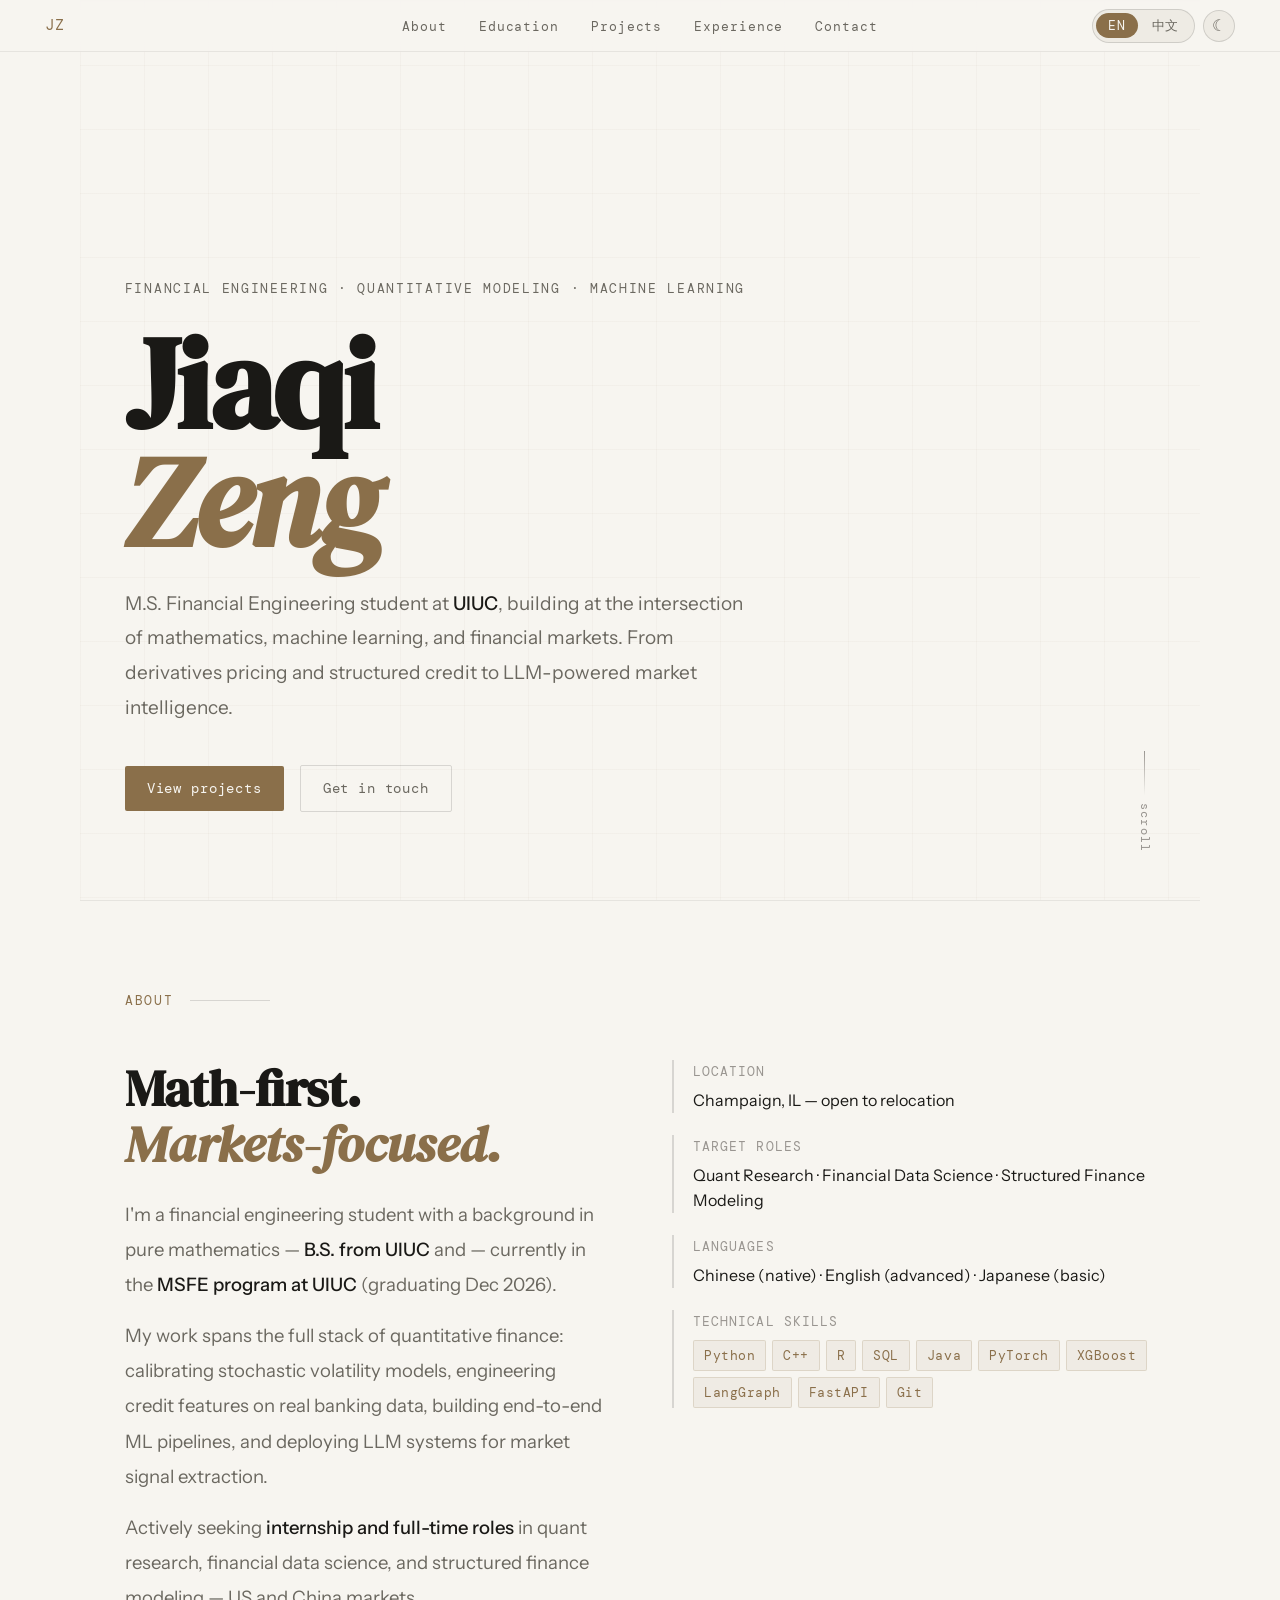
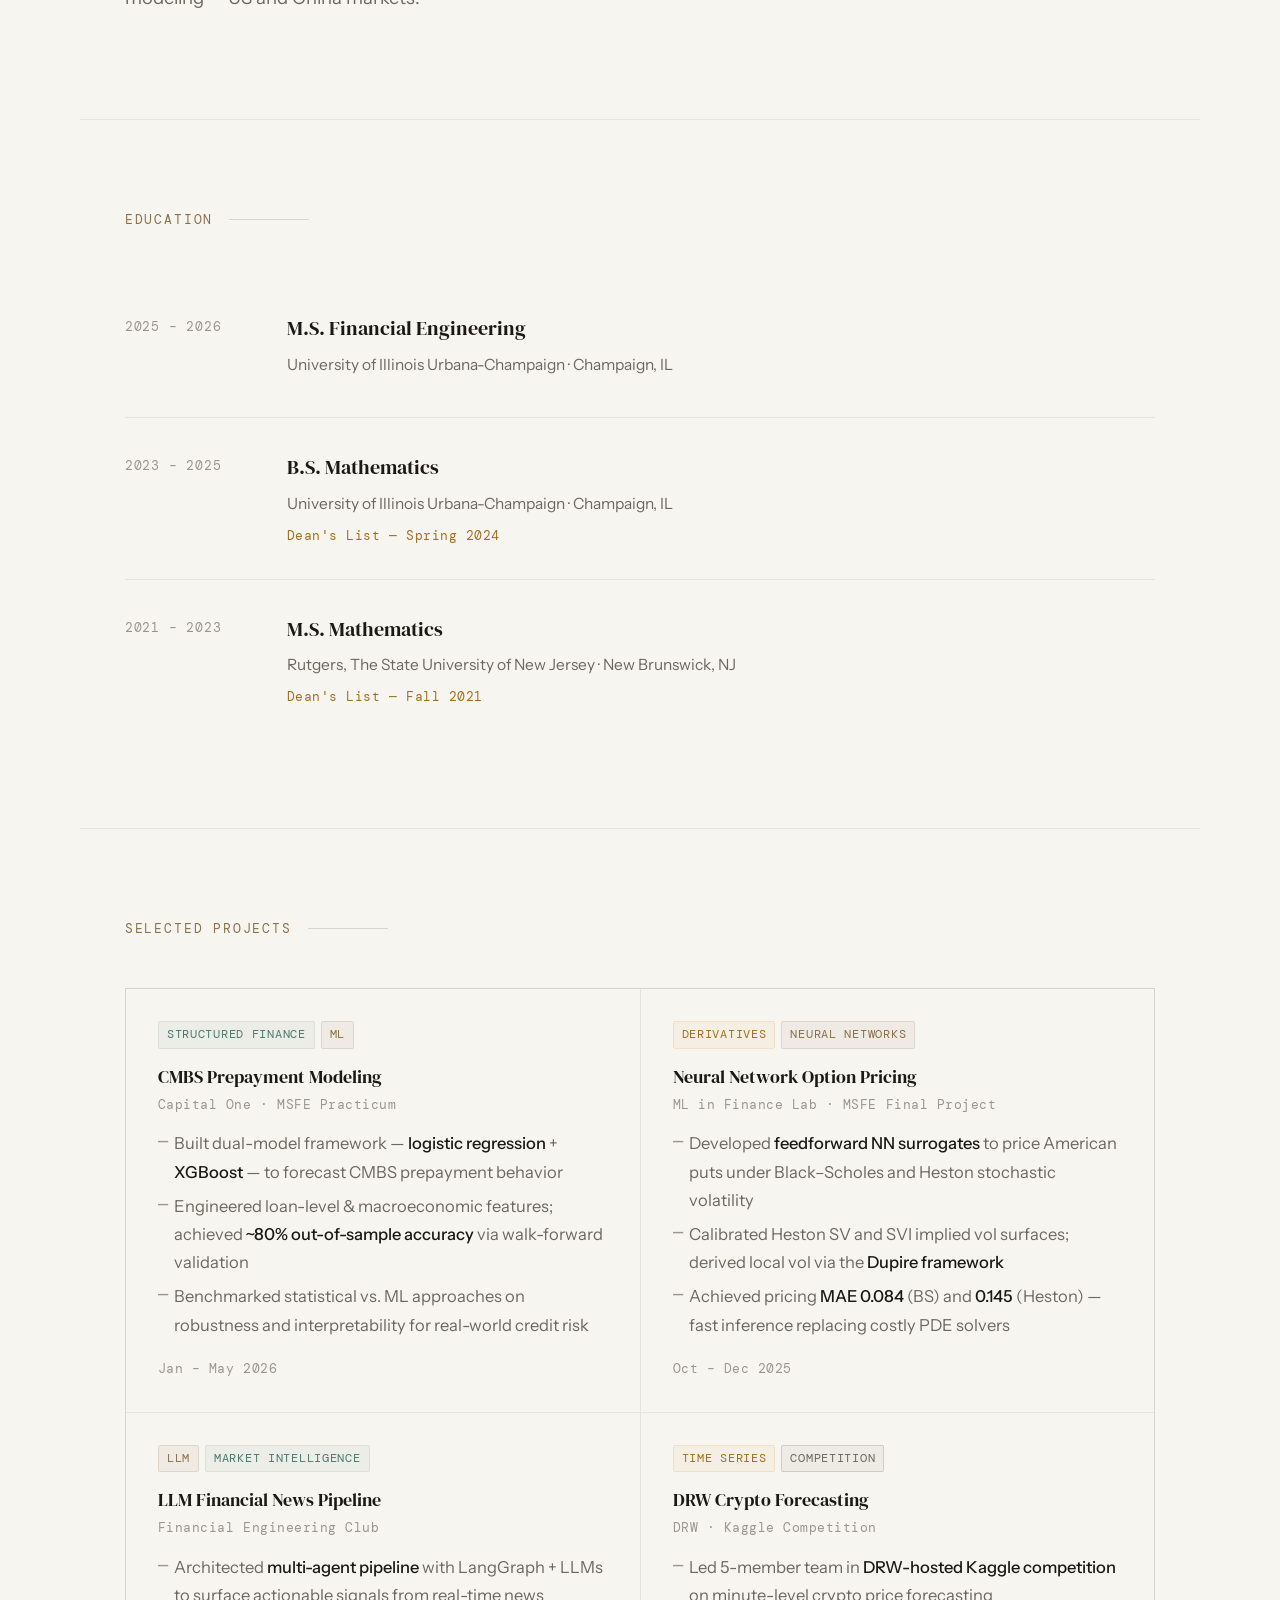
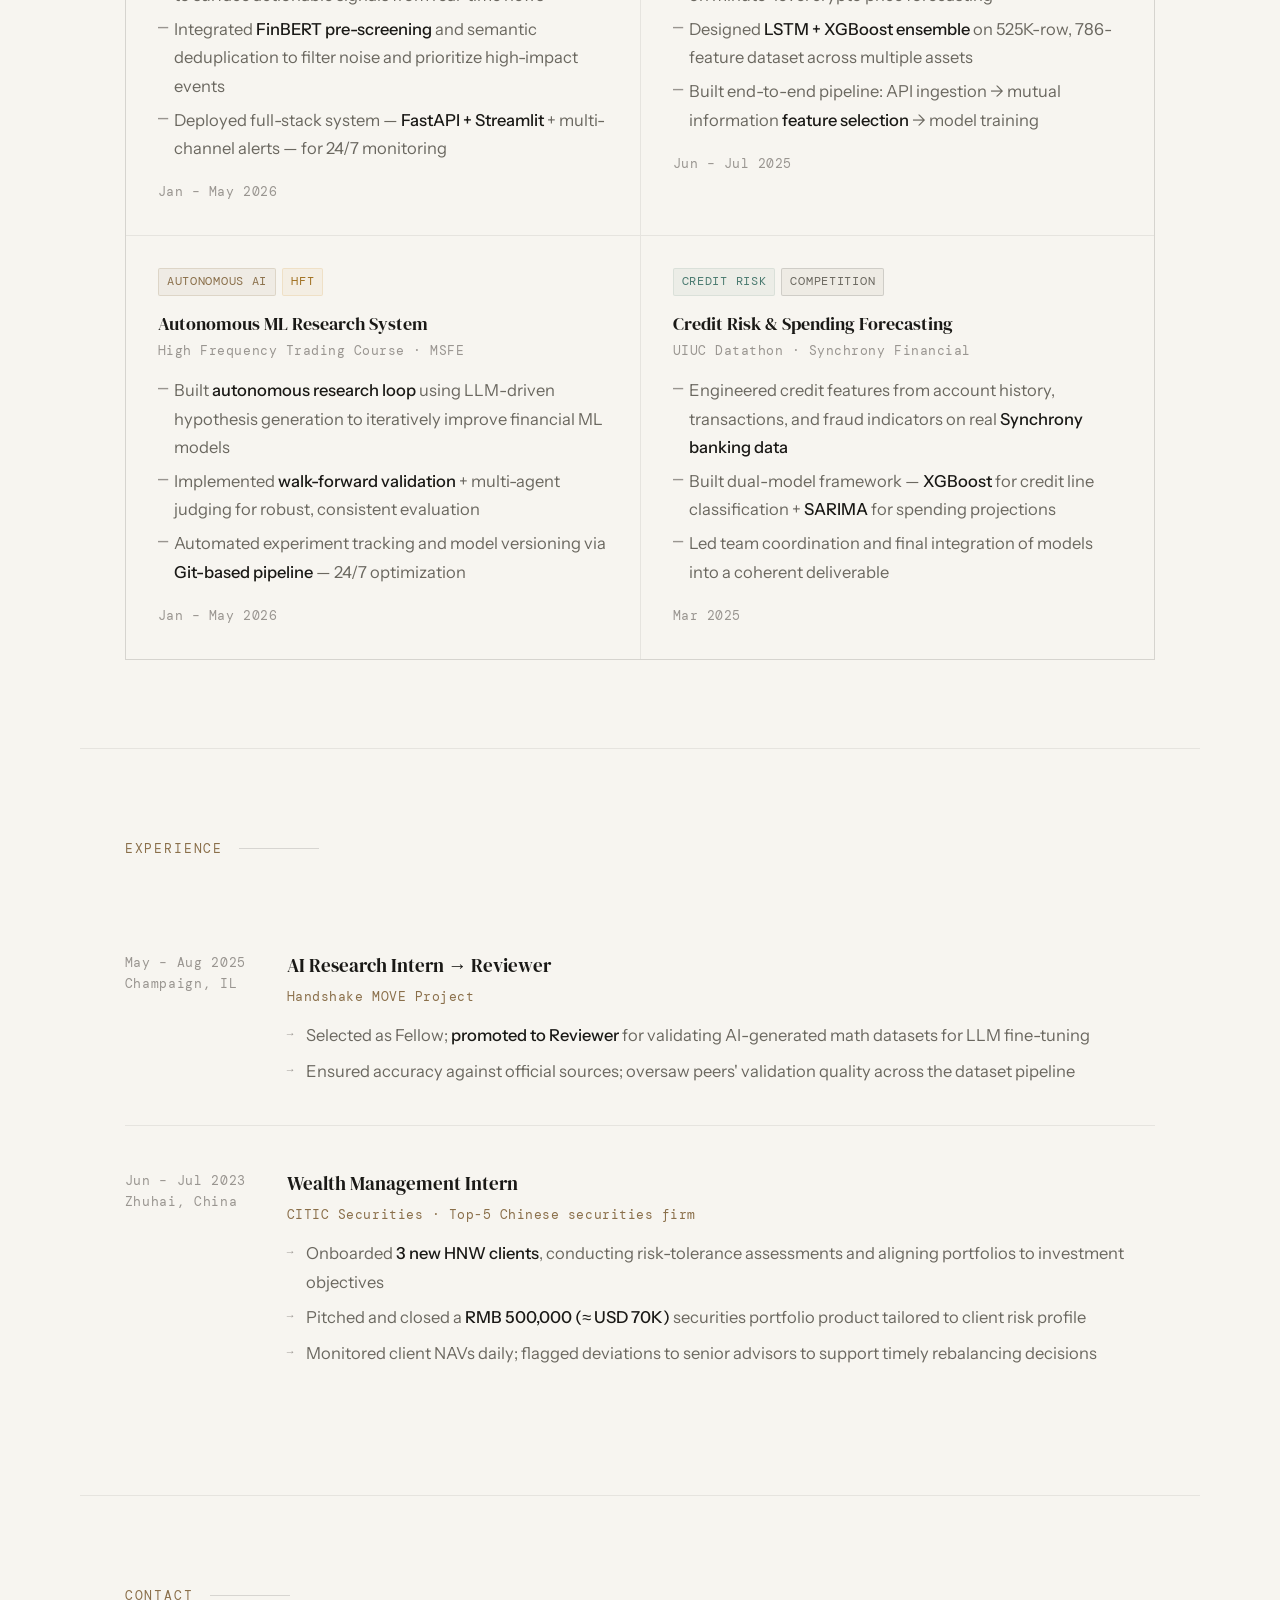
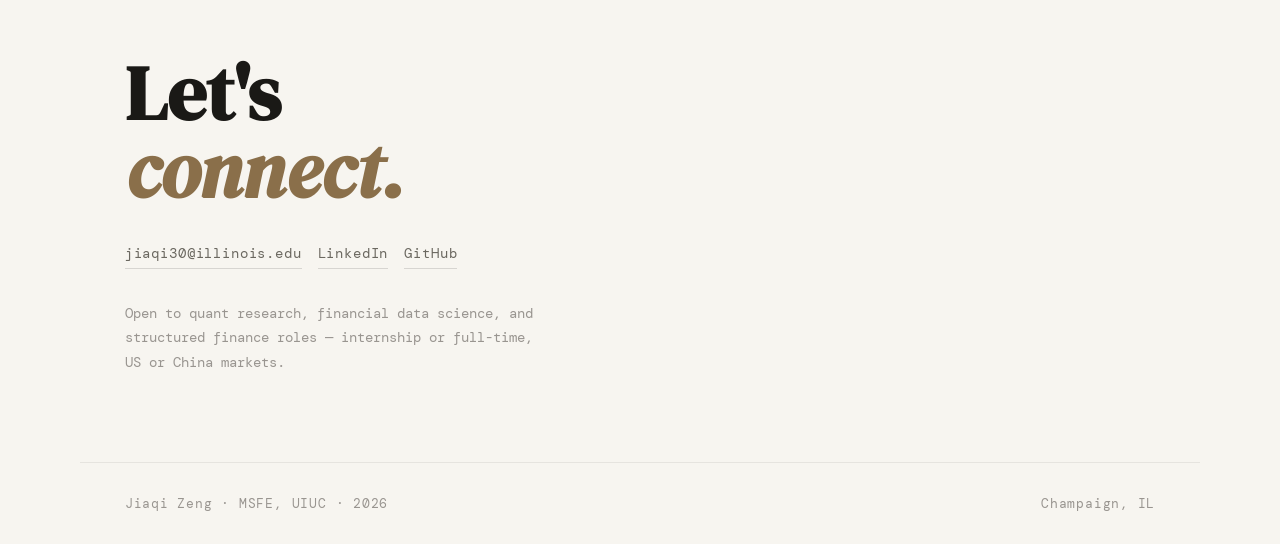
<file: index-en.html>
<!DOCTYPE html>
<html lang="en" data-theme="light" data-lang="en">
<head>
<meta charset="UTF-8">
<meta name="viewport" content="width=device-width, initial-scale=1.0">
<title>Jiaqi Zeng</title>
<link rel="preconnect" href="https://fonts.googleapis.com">
<link rel="preconnect" href="https://fonts.gstatic.com" crossorigin>
<link href="https://fonts.googleapis.com/css2?family=DM+Serif+Display:ital@0;1&family=DM+Mono:wght@300;400;500&family=Instrument+Sans:wght@400;500&family=Noto+Serif+SC:wght@400;500&display=swap" rel="stylesheet">
<style>
[data-theme="dark"]{
  --bg:#161714;--bg2:#1b1d19;--bg3:#242722;--bg4:#2c2f2a;
  --border:rgba(255,255,255,0.09);--border2:rgba(255,255,255,0.16);
  --text:#efede7;--muted:#b2ada2;--muted2:#8a857a;
  --accent:#c8b89a;--accent2:#8fa89e;--gold:#d4a853;
  --nav-bg:rgba(22,23,20,0.84);
  --tag-bg:rgba(200,184,154,0.12);--tag-bd:rgba(200,184,154,0.24);
  --card:#1b1d19;--card-h:#242722;
  --grid:rgba(200,184,154,0.05);
}
[data-theme="light"]{
  --bg:#f7f5f0;--bg2:#fff;--bg3:#eeebe4;--bg4:#e5e2da;
  --border:rgba(0,0,0,0.07);--border2:rgba(0,0,0,0.13);
  --text:#1a1916;--muted:#6b6860;--muted2:#999590;
  --accent:#8a6f4a;--accent2:#4a7a70;--gold:#a07020;
  --nav-bg:rgba(247,245,240,0.92);
  --tag-bg:rgba(138,111,74,0.07);--tag-bd:rgba(138,111,74,0.18);
  --card:#f7f5f0;--card-h:#f0ede6;
  --grid:rgba(138,111,74,0.04);
}
*,*::before,*::after{box-sizing:border-box;margin:0;padding:0;}
html{scroll-behavior:smooth;}
body{
  background:var(--bg);color:var(--text);
  font-family:'Instrument Sans',sans-serif;font-size:18px;line-height:1.78;
  overflow-x:hidden;transition:background .35s,color .35s;
}
::selection{background:rgba(200,184,154,.2);}

/* NAV */
nav{
  position:fixed;top:0;left:0;right:0;z-index:200;
  height:52px;display:flex;align-items:center;justify-content:space-between;
  padding:0 clamp(1.2rem,3.8vw,2.8rem);
  background:var(--nav-bg);backdrop-filter:blur(14px);
  border-bottom:1px solid var(--border);transition:background .35s;
}
.logo{font-family:'DM Mono',monospace;font-size:15px;color:var(--accent);letter-spacing:.08em;text-decoration:none;transition:color .2s;}
.logo:hover{color:var(--text);}
.nav-links{
  display:flex;gap:2rem;list-style:none;
  position:absolute;left:50%;transform:translateX(-50%);
}
.nav-links a{font-family:'DM Mono',monospace;font-size:13px;color:var(--muted);text-decoration:none;letter-spacing:.07em;transition:color .2s;}
.nav-links a:hover{color:var(--text);}
.nav-r{display:flex;align-items:center;gap:8px;}
.pill{display:flex;align-items:center;background:var(--bg3);border:1px solid var(--border2);border-radius:100px;padding:3px;gap:2px;}
.tbtn{font-family:'DM Mono',monospace;font-size:13px;letter-spacing:.06em;padding:4px 12px;border-radius:100px;border:none;cursor:pointer;background:transparent;color:var(--muted);transition:background .2s,color .2s;}
.tbtn.on{background:var(--accent);color:var(--bg);}
.ibtn{width:32px;height:32px;border-radius:50%;display:flex;align-items:center;justify-content:center;background:var(--bg3);border:1px solid var(--border2);cursor:pointer;font-size:16px;color:var(--muted);transition:background .2s,color .2s;}
.ibtn:hover{background:var(--bg4);color:var(--text);}

/* HERO */
#hero{
  min-height:100vh;display:flex;flex-direction:column;justify-content:flex-end;
  padding:0 clamp(1.2rem,3.8vw,2.8rem) 5.5rem;
  position:relative;overflow:hidden;
  width:min(1120px,100%);margin:0 auto;
}
.hgrid{position:absolute;inset:0;pointer-events:none;background-image:linear-gradient(var(--grid) 1px,transparent 1px),linear-gradient(90deg,var(--grid) 1px,transparent 1px);background-size:64px 64px;}
.hlabel{font-family:'DM Mono',monospace;font-size:13px;color:var(--muted);letter-spacing:.13em;text-transform:uppercase;margin-bottom:1.6rem;opacity:0;animation:fu .8s .2s forwards;}
.hname{font-family:'DM Serif Display',serif;font-size:clamp(4rem,10vw,9rem);line-height:.92;letter-spacing:-.02em;color:var(--text);margin-bottom:1.6rem;opacity:0;animation:fu .8s .35s forwards;}
.hname em{font-style:italic;color:var(--accent);}
.hdesc{max-width:620px;font-size:19px;color:var(--muted);line-height:1.82;margin-bottom:2.5rem;opacity:0;animation:fu .8s .5s forwards;}
.hdesc strong{color:var(--text);font-weight:500;}
.hcta{display:flex;gap:1rem;align-items:center;opacity:0;animation:fu .8s .65s forwards;}
.bp{font-family:'DM Mono',monospace;font-size:14px;letter-spacing:.06em;padding:10px 22px;background:var(--accent);color:var(--bg);border:none;border-radius:2px;text-decoration:none;transition:opacity .2s,transform .15s;cursor:pointer;}
.bp:hover{opacity:.88;transform:translateY(-1px);}
.bg{font-family:'DM Mono',monospace;font-size:14px;letter-spacing:.06em;padding:10px 22px;background:transparent;color:var(--muted);border:1px solid var(--border2);border-radius:2px;text-decoration:none;transition:color .2s,border-color .2s;}
.bg:hover{color:var(--text);border-color:var(--muted);}
.hscroll{position:absolute;right:2.8rem;bottom:3rem;display:flex;flex-direction:column;align-items:center;gap:8px;opacity:0;animation:fu .8s 1s forwards;}
.hscroll span{font-family:'DM Mono',monospace;font-size:12px;color:var(--muted2);letter-spacing:.1em;writing-mode:vertical-rl;}
.sline{width:1px;height:44px;background:linear-gradient(to bottom,var(--muted2),transparent);animation:sp 2.2s ease-in-out infinite;}

/* SECTIONS */
section{
  padding:5.5rem clamp(1.2rem,3.8vw,2.8rem);
  border-top:1px solid var(--border);transition:border-color .35s;
  width:min(1120px,100%);margin:0 auto;
}
.slabel{font-family:'DM Mono',monospace;font-size:13px;letter-spacing:.14em;color:var(--accent);text-transform:uppercase;margin-bottom:3rem;display:flex;align-items:center;gap:1rem;}
.slabel::after{content:'';flex:1;max-width:80px;height:1px;background:var(--border2);}

/* ABOUT */
.agrid{display:grid;grid-template-columns:1fr 1fr;gap:4rem;align-items:start;}
.ah{font-family:'DM Serif Display',serif;font-size:clamp(2rem,4vw,3.2rem);line-height:1.1;margin-bottom:1.5rem;}
.ah em{font-style:italic;color:var(--accent);}
.at{color:var(--muted);line-height:1.9;font-size:18.5px;margin-bottom:1rem;}
.at strong{color:var(--text);font-weight:500;}
.ar{display:flex;flex-direction:column;gap:1.4rem;}
.ib{border-left:2px solid var(--border2);padding-left:1.2rem;}
.il{font-family:'DM Mono',monospace;font-size:13px;color:var(--muted2);letter-spacing:.08em;text-transform:uppercase;margin-bottom:.3rem;}
.iv{font-size:16px;color:var(--text);line-height:1.55;}
.sw{display:flex;flex-wrap:wrap;gap:6px;margin-top:.4rem;}
.sk{font-family:'DM Mono',monospace;font-size:13px;padding:3px 10px;background:var(--tag-bg);border:1px solid var(--tag-bd);color:var(--accent);border-radius:2px;letter-spacing:.04em;}

/* EDUCATION */
.ei{display:grid;grid-template-columns:130px 1fr;gap:2rem;padding:2rem 0;border-bottom:1px solid var(--border);}
.ei:last-child{border-bottom:none;}
.ey{font-family:'DM Mono',monospace;font-size:13px;color:var(--muted2);letter-spacing:.06em;padding-top:4px;}
.ed{font-family:'DM Serif Display',serif;font-size:1.25rem;color:var(--text);margin-bottom:.25rem;}
.es{font-size:15.5px;color:var(--muted);margin-bottom:.4rem;}
.eh{font-family:'DM Mono',monospace;font-size:13px;color:var(--gold);letter-spacing:.04em;}

/* PROJECTS */
.pgrid{display:grid;grid-template-columns:repeat(2,1fr);gap:1px;background:var(--border);border:1px solid var(--border);}
.pc{background:var(--card);padding:2rem;position:relative;overflow:hidden;transition:background .2s;cursor:default;}
.pc:hover{background:var(--card-h);}
.pc::before{content:'';position:absolute;top:0;left:0;right:0;height:2px;background:transparent;transition:background .3s;}
.pc:hover::before{background:var(--accent);}
.ptags{display:flex;gap:6px;margin-bottom:1rem;flex-wrap:wrap;}
.pt{font-family:'DM Mono',monospace;font-size:12px;letter-spacing:.06em;padding:2px 8px;border-radius:2px;text-transform:uppercase;}
.ptf{background:rgba(143,168,158,.1);color:var(--accent2);border:1px solid rgba(143,168,158,.2);}
.ptm{background:var(--tag-bg);color:var(--accent);border:1px solid var(--tag-bd);}
.ptq{background:rgba(212,168,83,.08);color:var(--gold);border:1px solid rgba(212,168,83,.2);}
.ptc{background:var(--bg3);color:var(--muted);border:1px solid var(--border2);}
.ptitle{font-family:'DM Serif Display',serif;font-size:1.15rem;color:var(--text);margin-bottom:.3rem;line-height:1.25;}
.porg{font-family:'DM Mono',monospace;font-size:13px;color:var(--muted2);margin-bottom:.85rem;letter-spacing:.04em;}
.pbl{list-style:none;display:flex;flex-direction:column;gap:.35rem;}
.pbl li{font-size:16.5px;color:var(--muted);padding-left:1rem;position:relative;line-height:1.72;}
.pbl li::before{content:'—';position:absolute;left:0;color:var(--muted2);font-family:'DM Mono',monospace;}
.pbl li strong{color:var(--text);font-weight:500;}
.pdate{font-family:'DM Mono',monospace;font-size:13px;color:var(--muted2);margin-top:1.1rem;letter-spacing:.04em;}

/* EXPERIENCE */
.xi{display:grid;grid-template-columns:130px 1fr;gap:2rem;padding:2.5rem 0;border-bottom:1px solid var(--border);}
.xi:last-child{border-bottom:none;}
.xp{font-family:'DM Mono',monospace;font-size:13px;color:var(--muted2);letter-spacing:.05em;line-height:1.65;padding-top:4px;}
.xt{font-family:'DM Serif Display',serif;font-size:1.2rem;color:var(--text);margin-bottom:.2rem;}
.xc{font-family:'DM Mono',monospace;font-size:13px;color:var(--accent);margin-bottom:.8rem;letter-spacing:.04em;}
.xbl{list-style:none;display:flex;flex-direction:column;gap:.45rem;}
.xbl li{font-size:16.5px;color:var(--muted);padding-left:1.2rem;position:relative;line-height:1.72;}
.xbl li::before{content:'→';position:absolute;left:0;color:var(--muted2);font-family:'DM Mono',monospace;font-size:11px;top:3px;}
.xbl li strong{color:var(--text);font-weight:500;}

/* CONTACT */
#contact{min-height:48vh;display:flex;flex-direction:column;justify-content:center;}
.ch{font-family:'DM Serif Display',serif;font-size:clamp(2.5rem,6vw,5rem);line-height:1;margin-bottom:2rem;}
.ch em{font-style:italic;color:var(--accent);}
.clinks{display:flex;flex-wrap:wrap;gap:1rem;margin-bottom:2rem;}
.cl{font-family:'DM Mono',monospace;font-size:14px;letter-spacing:.06em;color:var(--muted);text-decoration:none;border-bottom:1px solid var(--border2);padding-bottom:2px;transition:color .2s,border-color .2s;}
.cl:hover{color:var(--accent);border-color:var(--accent);}
.cn{font-family:'DM Mono',monospace;font-size:14px;color:var(--muted2);max-width:420px;line-height:1.75;}

/* FOOTER */
footer{
  padding:1.8rem clamp(1.2rem,3.8vw,2.8rem);
  border-top:1px solid var(--border);display:flex;justify-content:space-between;
  align-items:center;flex-wrap:wrap;gap:1rem;
  width:min(1120px,100%);margin:0 auto;
}
footer span{font-family:'DM Mono',monospace;font-size:13px;color:var(--muted2);letter-spacing:.06em;}

/* ZH FONT OVERRIDES */
[data-lang="zh"] .hname,[data-lang="zh"] .ah,[data-lang="zh"] .ed,
[data-lang="zh"] .ptitle,[data-lang="zh"] .xt,[data-lang="zh"] .ch{
  font-family:'Noto Serif SC','DM Serif Display',serif;letter-spacing:.02em;
}

/* ANIMATIONS */
@keyframes fu{from{opacity:0;transform:translateY(18px);}to{opacity:1;transform:translateY(0);}}
@keyframes sp{0%,100%{opacity:.3;}50%{opacity:1;}}
.reveal{opacity:0;transform:translateY(22px);transition:opacity .7s ease,transform .7s ease;}
.reveal.visible{opacity:1;transform:translateY(0);}

/* RESPONSIVE */
@media(max-width:768px){
  nav{padding:0 1rem;}
  .nav-links{display:none;}
  #hero,section,footer{padding-left:1rem;padding-right:1rem;width:100%;}
  #hero{padding-bottom:4rem;}
  .hscroll{display:none;}
  .agrid,.pgrid{grid-template-columns:1fr;}
  .ei,.xi{grid-template-columns:1fr;gap:.4rem;}
}
</style>
</head>
<body>

<nav>
  <a href="#hero" class="logo">JZ</a>
  <ul class="nav-links">
    <li><a href="#about"      data-en="About"      data-zh="关于">About</a></li>
    <li><a href="#education"  data-en="Education"  data-zh="教育">Education</a></li>
    <li><a href="#projects"   data-en="Projects"   data-zh="项目">Projects</a></li>
    <li><a href="#experience" data-en="Experience" data-zh="经历">Experience</a></li>
    <li><a href="#contact"    data-en="Contact"    data-zh="联系">Contact</a></li>
  </ul>
  <div class="nav-r">
    <div class="pill">
      <button class="tbtn on" id="ben">EN</button>
      <button class="tbtn" id="bzh" onclick="window.location.href='index-zh.html'">中文</button>
    </div>
    <button class="ibtn" id="tibtn" onclick="toggleTheme()">☾</button>
  </div>
</nav>

<!-- HERO -->
<section id="hero">
  <div class="hgrid"></div>
  <p class="hlabel"
     data-en="Financial Engineering · Quantitative Modeling · Machine Learning"
     data-zh="金融工程 · 量化建模 · 机器学习">
    Financial Engineering · Quantitative Modeling · Machine Learning
  </p>
  <h1 class="hname">Jiaqi<br><em>Zeng</em></h1>
  <p class="hdesc"
     data-en="M.S. Financial Engineering student at <strong>UIUC</strong>, building at the intersection of mathematics, machine learning, and financial markets. From derivatives pricing and structured credit to LLM-powered market intelligence."
     data-zh="<strong>伊利诺伊大学香槟分校</strong>金融工程硕士在读，专注于数学、机器学习与金融市场的交叉领域。研究方向涵盖衍生品定价、结构化信贷建模到基于大语言模型的市场情报系统——在数学推导与模型落地之间寻找最优解。">
    M.S. Financial Engineering student at <strong>UIUC</strong>, building at the intersection of mathematics, machine learning, and financial markets. From derivatives pricing and structured credit to LLM-powered market intelligence — I work where the math meets the model.
  </p>
  <div class="hcta">
    <a href="#projects" class="bp" data-en="View projects" data-zh="查看项目">View projects</a>
    <a href="mailto:jiaqi30@illinois.edu" class="bg" data-en="Get in touch" data-zh="联系我">Get in touch</a>
  </div>
  <div class="hscroll">
    <div class="sline"></div>
    <span data-en="scroll" data-zh="滚动">scroll</span>
  </div>
</section>

<!-- ABOUT -->
<section id="about">
  <p class="slabel" data-en="About" data-zh="关于我">About</p>
  <div class="agrid">
    <div class="reveal">
      <h2 class="ah"
          data-en="Math-first.<br><em>Markets-focused.</em>"
          data-zh="数学为本，<br><em>市场为向。</em>">
        Math-first.<br><em>Markets-focused.</em>
      </h2>
      <p class="at"
         data-en="I'm a financial engineering student with a background in pure mathematics — <strong>B.S. from UIUC</strong> and — currently in the <strong>MSFE program at UIUC</strong> (graduating Dec 2026)."
         data-zh="金融工程在读学生，数学背景扎实——<strong>伊利诺伊大学香槟分校数学学士</strong>、<strong>罗格斯大学数学硕士</strong>，目前就读于<strong>UIUC金融工程硕士项目</strong>（预计2026年12月毕业）。">
        I'm a financial engineering student with a background in pure mathematics — <strong>B.S. from UIUC</strong> and <strong>M.S. from Rutgers</strong> — currently in the <strong>MSFE program at UIUC</strong> (graduating Dec 2026).
      </p>
      <p class="at"
         data-en="My work spans the full stack of quantitative finance: calibrating stochastic volatility models, engineering credit features on real banking data, building end-to-end ML pipelines, and deploying LLM systems for market signal extraction."
         data-zh="研究方向覆盖量化金融全栈：随机波动率模型校准、真实银行数据的信用特征工程、端到端ML流水线构建，以及用于市场信号提取的大语言模型系统部署。">
        My work spans the full stack of quantitative finance: calibrating stochastic volatility models, engineering credit features on real banking data, building end-to-end ML pipelines, and deploying LLM systems for market signal extraction.
      </p>
      <p class="at"
         data-en="Actively seeking <strong>internship and full-time roles</strong> in quant research, financial data science, and structured finance modeling — US and China markets."
         data-zh="正积极寻找量化研究、金融数据科学及结构化金融建模方向的<strong>实习或全职机会</strong>，中美两地均考虑。">
        Actively seeking <strong>internship and full-time roles</strong> in quant research, financial data science, and structured finance modeling — US and China markets.
      </p>
    </div>
    <div class="ar reveal">
      <div class="ib">
        <div class="il" data-en="Location" data-zh="所在地">Location</div>
        <div class="iv" data-en="Champaign, IL — open to relocation" data-zh="伊利诺伊州香槟市，接受外地机会">Champaign, IL — open to relocation</div>
      </div>
      <div class="ib">
        <div class="il" data-en="Target roles" data-zh="目标方向">Target roles</div>
        <div class="iv" data-en="Quant Research · Financial Data Science · Structured Finance Modeling" data-zh="量化研究 · 金融数据科学 · 结构化金融建模">Quant Research · Financial Data Science · Structured Finance Modeling</div>
      </div>
      <div class="ib">
        <div class="il" data-en="Languages" data-zh="语言能力">Languages</div>
        <div class="iv" data-en="Chinese (native) · English (advanced) · Japanese (basic)" data-zh="中文（母语）· 英语（流利）· 日语（基础）">Chinese (native) · English (advanced) · Japanese (basic)</div>
      </div>
      <div class="ib">
        <div class="il" data-en="Technical skills" data-zh="技术栈">Technical skills</div>
        <div class="sw">
          <span class="sk">Python</span><span class="sk">C++</span><span class="sk">R</span>
          <span class="sk">SQL</span><span class="sk">Java</span><span class="sk">PyTorch</span>
          <span class="sk">XGBoost</span><span class="sk">LangGraph</span>
          <span class="sk">FastAPI</span><span class="sk">Git</span>
        </div>
      </div>
    </div>
  </div>
</section>

<!-- EDUCATION -->
<section id="education">
  <p class="slabel" data-en="Education" data-zh="教育背景">Education</p>
  <div class="ei reveal">
    <div class="ey">2025 – 2026</div>
    <div>
      <div class="ed" data-en="M.S. Financial Engineering" data-zh="金融工程硕士">M.S. Financial Engineering</div>
      <div class="es" data-en="University of Illinois Urbana-Champaign · Champaign, IL" data-zh="伊利诺伊大学香槟分校 · 伊利诺伊州香槟市">University of Illinois Urbana-Champaign · Champaign, IL</div>
    </div>
  </div>
  <div class="ei reveal">
    <div class="ey">2023 – 2025</div>
    <div>
      <div class="ed" data-en="B.S. Mathematics" data-zh="数学学士">B.S. Mathematics</div>
      <div class="es" data-en="University of Illinois Urbana-Champaign · Champaign, IL" data-zh="伊利诺伊大学香槟分校 · 伊利诺伊州香槟市">University of Illinois Urbana-Champaign · Champaign, IL</div>
      <div class="eh" data-en="Dean's List — Spring 2024" data-zh="院长奖学金名单 — 2024年春">Dean's List — Spring 2024</div>
    </div>
  </div>
  <div class="ei reveal">
    <div class="ey">2021 – 2023</div>
    <div>
      <div class="ed" data-en="M.S. Mathematics" data-zh="数学硕士">M.S. Mathematics</div>
      <div class="es" data-en="Rutgers, The State University of New Jersey · New Brunswick, NJ" data-zh="罗格斯大学 · 新泽西州新不伦瑞克市">Rutgers, The State University of New Jersey · New Brunswick, NJ</div>
      <div class="eh" data-en="Dean's List — Fall 2021" data-zh="院长奖学金名单 — 2021年秋">Dean's List — Fall 2021</div>
    </div>
  </div>
</section>

<!-- PROJECTS -->
<section id="projects">
  <p class="slabel" data-en="Selected projects" data-zh="精选项目">Selected projects</p>
  <div class="pgrid">

    <div class="pc reveal">
      <div class="ptags">
        <span class="pt ptf" data-en="Structured Finance" data-zh="结构化金融">Structured Finance</span>
        <span class="pt ptm">ML</span>
      </div>
      <div class="ptitle" data-en="CMBS Prepayment Modeling" data-zh="CMBS提前还款建模">CMBS Prepayment Modeling</div>
      <div class="porg" data-en="Capital One · MSFE Practicum" data-zh="Capital One · MSFE实践项目">Capital One · MSFE Practicum</div>
      <ul class="pbl">
        <li data-en="Built dual-model framework — <strong>logistic regression</strong> + <strong>XGBoost</strong> — to forecast CMBS prepayment behavior" data-zh="构建双模型框架——<strong>逻辑回归</strong>基准 + <strong>XGBoost</strong>分类器，预测CMBS提前还款行为">Built dual-model framework — <strong>logistic regression</strong> + <strong>XGBoost</strong> — to forecast CMBS prepayment behavior</li>
        <li data-en="Engineered loan-level &amp; macroeconomic features; achieved <strong>~80% out-of-sample accuracy</strong> via walk-forward validation" data-zh="工程化贷款层级及宏观经济特征；通过前推验证实现<strong>约80%样本外准确率</strong>">Engineered loan-level &amp; macroeconomic features; achieved <strong>~80% out-of-sample accuracy</strong> via walk-forward validation</li>
        <li data-en="Benchmarked statistical vs. ML approaches on robustness and interpretability for real-world credit risk" data-zh="对比统计与ML方法在鲁棒性和可解释性方面的表现，服务实际信用风险管理">Benchmarked statistical vs. ML approaches on robustness and interpretability for real-world credit risk</li>
      </ul>
      <div class="pdate" data-en="Jan – May 2026" data-zh="2026年1月–5月">Jan – May 2026</div>
    </div>

    <div class="pc reveal">
      <div class="ptags">
        <span class="pt ptq" data-en="Derivatives" data-zh="衍生品">Derivatives</span>
        <span class="pt ptm" data-en="Neural Networks" data-zh="神经网络">Neural Networks</span>
      </div>
      <div class="ptitle" data-en="Neural Network Option Pricing" data-zh="神经网络期权定价">Neural Network Option Pricing</div>
      <div class="porg" data-en="ML in Finance Lab · MSFE Final Project" data-zh="金融机器学习课 · MSFE期末项目">ML in Finance Lab · MSFE Final Project</div>
      <ul class="pbl">
        <li data-en="Developed <strong>feedforward NN surrogates</strong> to price American puts under Black–Scholes and Heston stochastic volatility" data-zh="构建<strong>前馈神经网络代理模型</strong>，在Black–Scholes和Heston随机波动率下对美式看跌期权定价">Developed <strong>feedforward NN surrogates</strong> to price American puts under Black–Scholes and Heston stochastic volatility</li>
        <li data-en="Calibrated Heston SV and SVI implied vol surfaces; derived local vol via the <strong>Dupire framework</strong>" data-zh="校准Heston随机波动率及SVI隐含波动率曲面；通过<strong>Dupire框架</strong>推导局部波动率">Calibrated Heston SV and SVI implied vol surfaces; derived local vol via the <strong>Dupire framework</strong></li>
        <li data-en="Achieved pricing <strong>MAE 0.084</strong> (BS) and <strong>0.145</strong> (Heston) — fast inference replacing costly PDE solvers" data-zh="定价<strong>MAE 0.084</strong>（BS）和<strong>0.145</strong>（Heston）——高效推理替代计算密集型PDE求解器">Achieved pricing <strong>MAE 0.084</strong> (BS) and <strong>0.145</strong> (Heston) — fast inference replacing costly PDE solvers</li>
      </ul>
      <div class="pdate" data-en="Oct – Dec 2025" data-zh="2025年10月–12月">Oct – Dec 2025</div>
    </div>

    <div class="pc reveal">
      <div class="ptags">
        <span class="pt ptm">LLM</span>
        <span class="pt ptf" data-en="Market Intelligence" data-zh="市场情报">Market Intelligence</span>
      </div>
      <div class="ptitle" data-en="LLM Financial News Pipeline" data-zh="大语言模型金融新闻系统">LLM Financial News Pipeline</div>
      <div class="porg" data-en="Financial Engineering Club" data-zh="金融工程俱乐部">Financial Engineering Club</div>
      <ul class="pbl">
        <li data-en="Architected <strong>multi-agent pipeline</strong> with LangGraph + LLMs to surface actionable signals from real-time news" data-zh="基于LangGraph和大语言模型构建<strong>多智能体流水线</strong>，从实时新闻中提取可操作的市场信号">Architected <strong>multi-agent pipeline</strong> with LangGraph + LLMs to surface actionable signals from real-time news</li>
        <li data-en="Integrated <strong>FinBERT pre-screening</strong> and semantic deduplication to filter noise and prioritize high-impact events" data-zh="集成<strong>FinBERT预筛选</strong>和语义去重，过滤噪音，优先推送高影响力事件">Integrated <strong>FinBERT pre-screening</strong> and semantic deduplication to filter noise and prioritize high-impact events</li>
        <li data-en="Deployed full-stack system — <strong>FastAPI + Streamlit</strong> + multi-channel alerts — for 24/7 monitoring" data-zh="部署全栈系统——<strong>FastAPI + Streamlit</strong> + 多渠道告警，实现全天候市场监控">Deployed full-stack system — <strong>FastAPI + Streamlit</strong> + multi-channel alerts — for 24/7 monitoring</li>
      </ul>
      <div class="pdate" data-en="Jan – May 2026" data-zh="2026年1月–5月">Jan – May 2026</div>
    </div>

    <div class="pc reveal">
      <div class="ptags">
        <span class="pt ptq" data-en="Time Series" data-zh="时间序列">Time Series</span>
        <span class="pt ptc" data-en="Competition" data-zh="竞赛">Competition</span>
      </div>
      <div class="ptitle" data-en="DRW Crypto Forecasting" data-zh="DRW加密货币预测竞赛">DRW Crypto Forecasting</div>
      <div class="porg" data-en="DRW · Kaggle Competition" data-zh="DRW · Kaggle竞赛">DRW · Kaggle Competition</div>
      <ul class="pbl">
        <li data-en="Led 5-member team in <strong>DRW-hosted Kaggle competition</strong> on minute-level crypto price forecasting" data-zh="带领5人团队参加<strong>DRW主办Kaggle竞赛</strong>，进行分钟级加密货币价格预测">Led 5-member team in <strong>DRW-hosted Kaggle competition</strong> on minute-level crypto price forecasting</li>
        <li data-en="Designed <strong>LSTM + XGBoost ensemble</strong> on 525K-row, 786-feature dataset across multiple assets" data-zh="在52.5万行、786特征的多资产数据集上设计<strong>LSTM + XGBoost集成模型</strong>">Designed <strong>LSTM + XGBoost ensemble</strong> on 525K-row, 786-feature dataset across multiple assets</li>
        <li data-en="Built end-to-end pipeline: API ingestion → mutual information <strong>feature selection</strong> → model training" data-zh="构建端到端流水线：API数据采集 → 互信息<strong>特征筛选</strong> → 模型训练">Built end-to-end pipeline: API ingestion → mutual information <strong>feature selection</strong> → model training</li>
      </ul>
      <div class="pdate" data-en="Jun – Jul 2025" data-zh="2025年6月–7月">Jun – Jul 2025</div>
    </div>

    <div class="pc reveal">
      <div class="ptags">
        <span class="pt ptm" data-en="Autonomous AI" data-zh="自主AI">Autonomous AI</span>
        <span class="pt ptq">HFT</span>
      </div>
      <div class="ptitle" data-en="Autonomous ML Research System" data-zh="自主ML研究优化系统">Autonomous ML Research System</div>
      <div class="porg" data-en="High Frequency Trading Course · MSFE" data-zh="高频交易课程 · MSFE">High Frequency Trading Course · MSFE</div>
      <ul class="pbl">
        <li data-en="Built <strong>autonomous research loop</strong> using LLM-driven hypothesis generation to iteratively improve financial ML models" data-zh="构建<strong>自主研究循环</strong>，通过LLM驱动的假设生成迭代优化金融ML模型">Built <strong>autonomous research loop</strong> using LLM-driven hypothesis generation to iteratively improve financial ML models</li>
        <li data-en="Implemented <strong>walk-forward validation</strong> + multi-agent judging for robust, consistent evaluation" data-zh="实现<strong>前推验证</strong> + 多智能体评判机制，确保模型评估的鲁棒性与一致性">Implemented <strong>walk-forward validation</strong> + multi-agent judging for robust, consistent evaluation</li>
        <li data-en="Automated experiment tracking and model versioning via <strong>Git-based pipeline</strong> — 24/7 optimization" data-zh="通过<strong>Git流水线</strong>自动化实验追踪和模型版本控制——全天候无人干预优化">Automated experiment tracking and model versioning via <strong>Git-based pipeline</strong> — 24/7 optimization</li>
      </ul>
      <div class="pdate" data-en="Jan – May 2026" data-zh="2026年1月–5月">Jan – May 2026</div>
    </div>

    <div class="pc reveal">
      <div class="ptags">
        <span class="pt ptf" data-en="Credit Risk" data-zh="信用风险">Credit Risk</span>
        <span class="pt ptc" data-en="Competition" data-zh="竞赛">Competition</span>
      </div>
      <div class="ptitle" data-en="Credit Risk &amp; Spending Forecasting" data-zh="信用风险与消费预测">Credit Risk &amp; Spending Forecasting</div>
      <div class="porg" data-en="UIUC Datathon · Synchrony Financial" data-zh="UIUC数据马拉松 · Synchrony Financial">UIUC Datathon · Synchrony Financial</div>
      <ul class="pbl">
        <li data-en="Engineered credit features from account history, transactions, and fraud indicators on real <strong>Synchrony banking data</strong>" data-zh="基于真实<strong>Synchrony银行数据</strong>，从账户历史、交易记录和欺诈指标中工程化信用特征">Engineered credit features from account history, transactions, and fraud indicators on real <strong>Synchrony banking data</strong></li>
        <li data-en="Built dual-model framework — <strong>XGBoost</strong> for credit line classification + <strong>SARIMA</strong> for spending projections" data-zh="构建双模型框架——<strong>XGBoost</strong>信用额度分类 + <strong>SARIMA</strong>消费额预测">Built dual-model framework — <strong>XGBoost</strong> for credit line classification + <strong>SARIMA</strong> for spending projections</li>
        <li data-en="Led team coordination and final integration of models into a coherent deliverable" data-zh="负责团队协调，整合各模型输出形成完整交付成果">Led team coordination and final integration of models into a coherent deliverable</li>
      </ul>
      <div class="pdate" data-en="Mar 2025" data-zh="2025年3月">Mar 2025</div>
    </div>

  </div>
</section>

<!-- EXPERIENCE -->
<section id="experience">
  <p class="slabel" data-en="Experience" data-zh="工作经历">Experience</p>

  <div class="xi reveal">
    <div class="xp" data-en="May – Aug 2025&#10;Champaign, IL" data-zh="2025年5月–8月&#10;伊利诺伊州香槟市">May – Aug 2025<br>Champaign, IL</div>
    <div>
      <div class="xt" data-en="AI Research Intern → Reviewer" data-zh="AI研究实习生 → 审核员">AI Research Intern → Reviewer</div>
      <div class="xc" data-en="Handshake MOVE Project" data-zh="Handshake MOVE项目">Handshake MOVE Project</div>
      <ul class="xbl">
        <li data-en="Selected as Fellow; <strong>promoted to Reviewer</strong> for validating AI-generated math datasets for LLM fine-tuning" data-zh="入选Fellow；因在验证LLM微调用AI生成数学数据集方面表现突出<strong>晋升为Reviewer</strong>">Selected as Fellow; <strong>promoted to Reviewer</strong> for validating AI-generated math datasets for LLM fine-tuning</li>
        <li data-en="Ensured accuracy against official sources; oversaw peers' validation quality across the dataset pipeline" data-zh="确保内容与权威来源一致；监督同伴验证质量，覆盖整个数据集流水线">Ensured accuracy against official sources; oversaw peers' validation quality across the dataset pipeline</li>
      </ul>
    </div>
  </div>

  <div class="xi reveal">
    <div class="xp" data-en="Jun – Jul 2023&#10;Zhuhai, China" data-zh="2023年6月–7月&#10;中国珠海">Jun – Jul 2023<br>Zhuhai, China</div>
    <div>
      <div class="xt" data-en="Wealth Management Intern" data-zh="财富管理实习生">Wealth Management Intern</div>
      <div class="xc" data-en="CITIC Securities · Top-5 Chinese securities firm" data-zh="中信证券 · 国内头部证券公司">CITIC Securities · Top-5 Chinese securities firm</div>
      <ul class="xbl">
        <li data-en="Onboarded <strong>3 new HNW clients</strong>, conducting risk-tolerance assessments and aligning portfolios to investment objectives" data-zh="开发<strong>3位高净值新客户</strong>，完成风险承受能力评估并将投资组合与客户目标对齐">Onboarded <strong>3 new HNW clients</strong>, conducting risk-tolerance assessments and aligning portfolios to investment objectives</li>
        <li data-en="Pitched and closed a <strong>RMB 500,000 (≈ USD 70K)</strong> securities portfolio product tailored to client risk profile" data-zh="成功销售<strong>50万元人民币（约7万美元）</strong>证券组合产品，方案针对客户风险偏好量身定制">Pitched and closed a <strong>RMB 500,000 (≈ USD 70K)</strong> securities portfolio product tailored to client risk profile</li>
        <li data-en="Monitored client NAVs daily; flagged deviations to senior advisors to support timely rebalancing decisions" data-zh="每日监控客户净值，向高级顾问上报偏差，支持及时再平衡决策">Monitored client NAVs daily; flagged deviations to senior advisors to support timely rebalancing decisions</li>
      </ul>
    </div>
  </div>
</section>

<!-- CONTACT -->
<section id="contact">
  <p class="slabel" data-en="Contact" data-zh="联系我">Contact</p>
  <h2 class="ch reveal"
      data-en="Let's<br><em>connect.</em>"
      data-zh="期待<br><em>交流。</em>">
    Let's<br><em>connect.</em>
  </h2>
  <div class="clinks reveal">
    <a href="mailto:jiaqi30@illinois.edu" class="cl">jiaqi30@illinois.edu</a>
    <a href="http://www.linkedin.com/in/jiaqi-zeng-a7482432b" target="_blank" class="cl">LinkedIn</a>
    <a href="https://github.com/Jekieee" target="_blank" class="cl">GitHub</a>
  </div>
  <p class="cn reveal"
     data-en="Open to quant research, financial data science, and structured finance roles — internship or full-time, US or China markets."
     data-zh="欢迎量化研究、金融数据科学及结构化金融建模方向的机会——实习或全职，中美两地均可。">
    Open to quant research, financial data science, and structured finance roles — internship or full-time, US or China markets.
  </p>
</section>

<footer>
  <span>Jiaqi Zeng · MSFE, UIUC · 2026</span>
  <span>Champaign, IL</span>
</footer>

<script>
function setLang(lang) {
  document.documentElement.setAttribute('data-lang', lang);
  document.getElementById('ben').classList.toggle('on', lang==='en');
  document.getElementById('bzh').classList.toggle('on', lang==='zh');
  const key = 'data-' + lang;
  document.querySelectorAll('[data-en]').forEach(el => {
    const v = el.getAttribute(key);
    if (!v) return;
    const tag = el.tagName;
    const cls = el.classList;
    if (tag==='H1'||tag==='H2'||cls.contains('hdesc')||cls.contains('at')||tag==='LI') {
      el.innerHTML = v;
    } else {
      el.textContent = v;
    }
  });
  // fix period line breaks stored as \n
  document.querySelectorAll('.xp[data-' + lang + ']').forEach(el => {
    el.innerHTML = el.getAttribute('data-' + lang).replace(/\n/g, '<br>');
  });
}

function toggleTheme() {
  const html = document.documentElement;
  const dark = html.getAttribute('data-theme') === 'dark';
  html.setAttribute('data-theme', dark ? 'light' : 'dark');
  document.getElementById('tibtn').textContent = dark ? '☾' : '☀';
}

const obs = new IntersectionObserver(entries => {
  entries.forEach((e, i) => {
    if (e.isIntersecting) {
      setTimeout(() => e.target.classList.add('visible'), i * 70);
      obs.unobserve(e.target);
    }
  });
}, { threshold: 0.08 });
document.querySelectorAll('.reveal').forEach(el => obs.observe(el));
setLang('en');
</script>
</body>
</html>
</file>
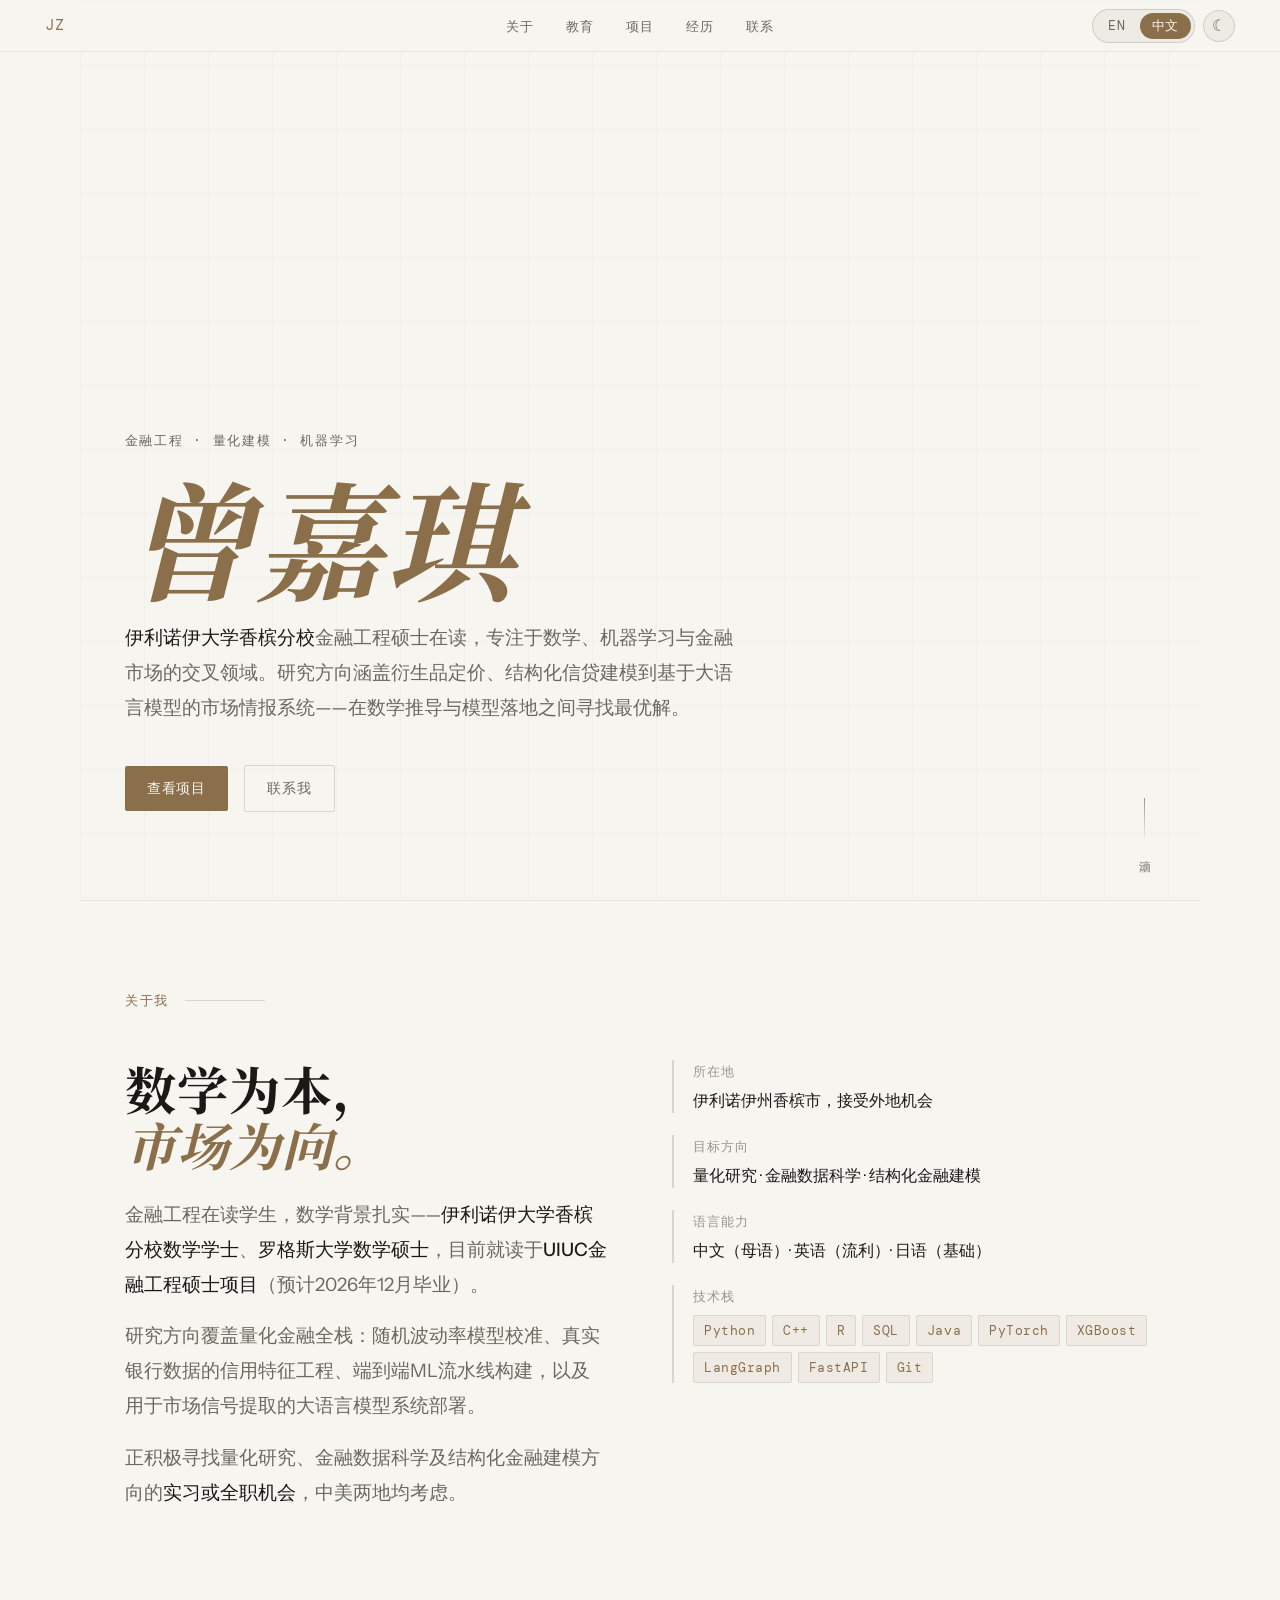
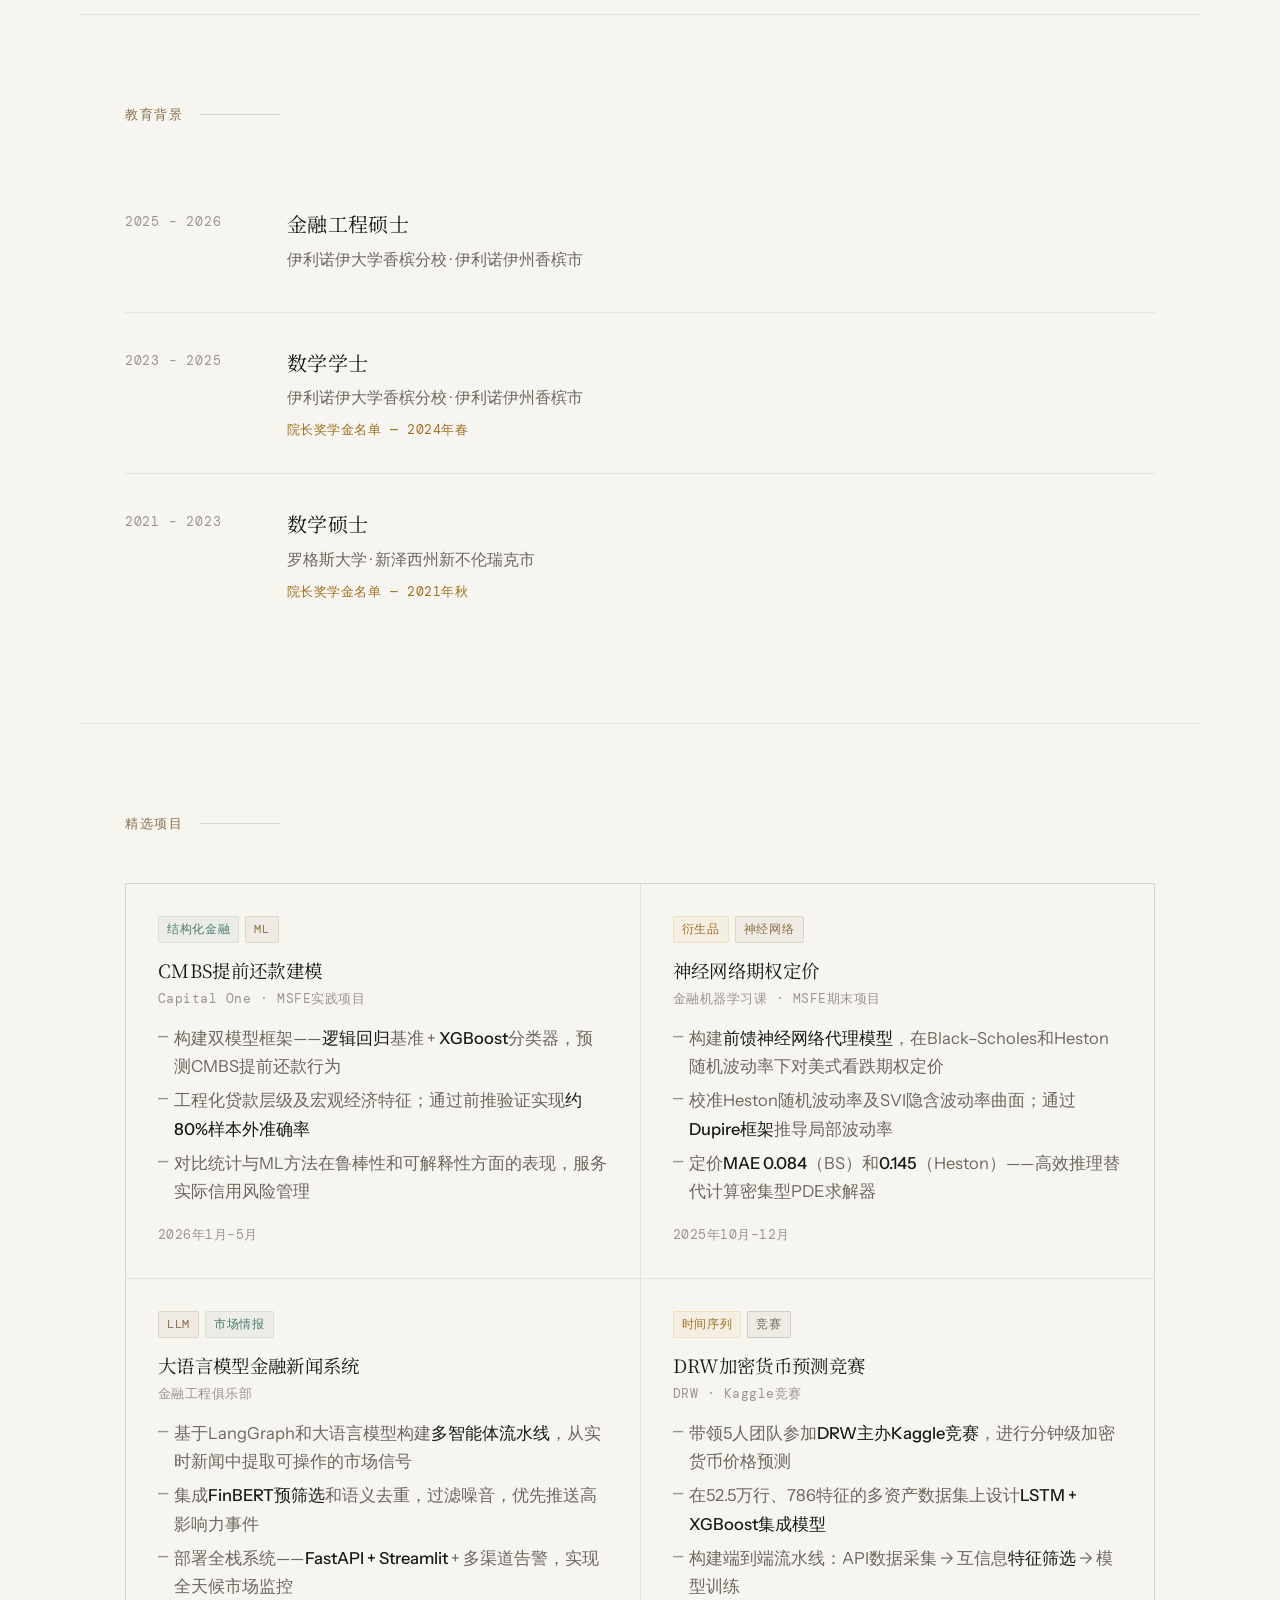
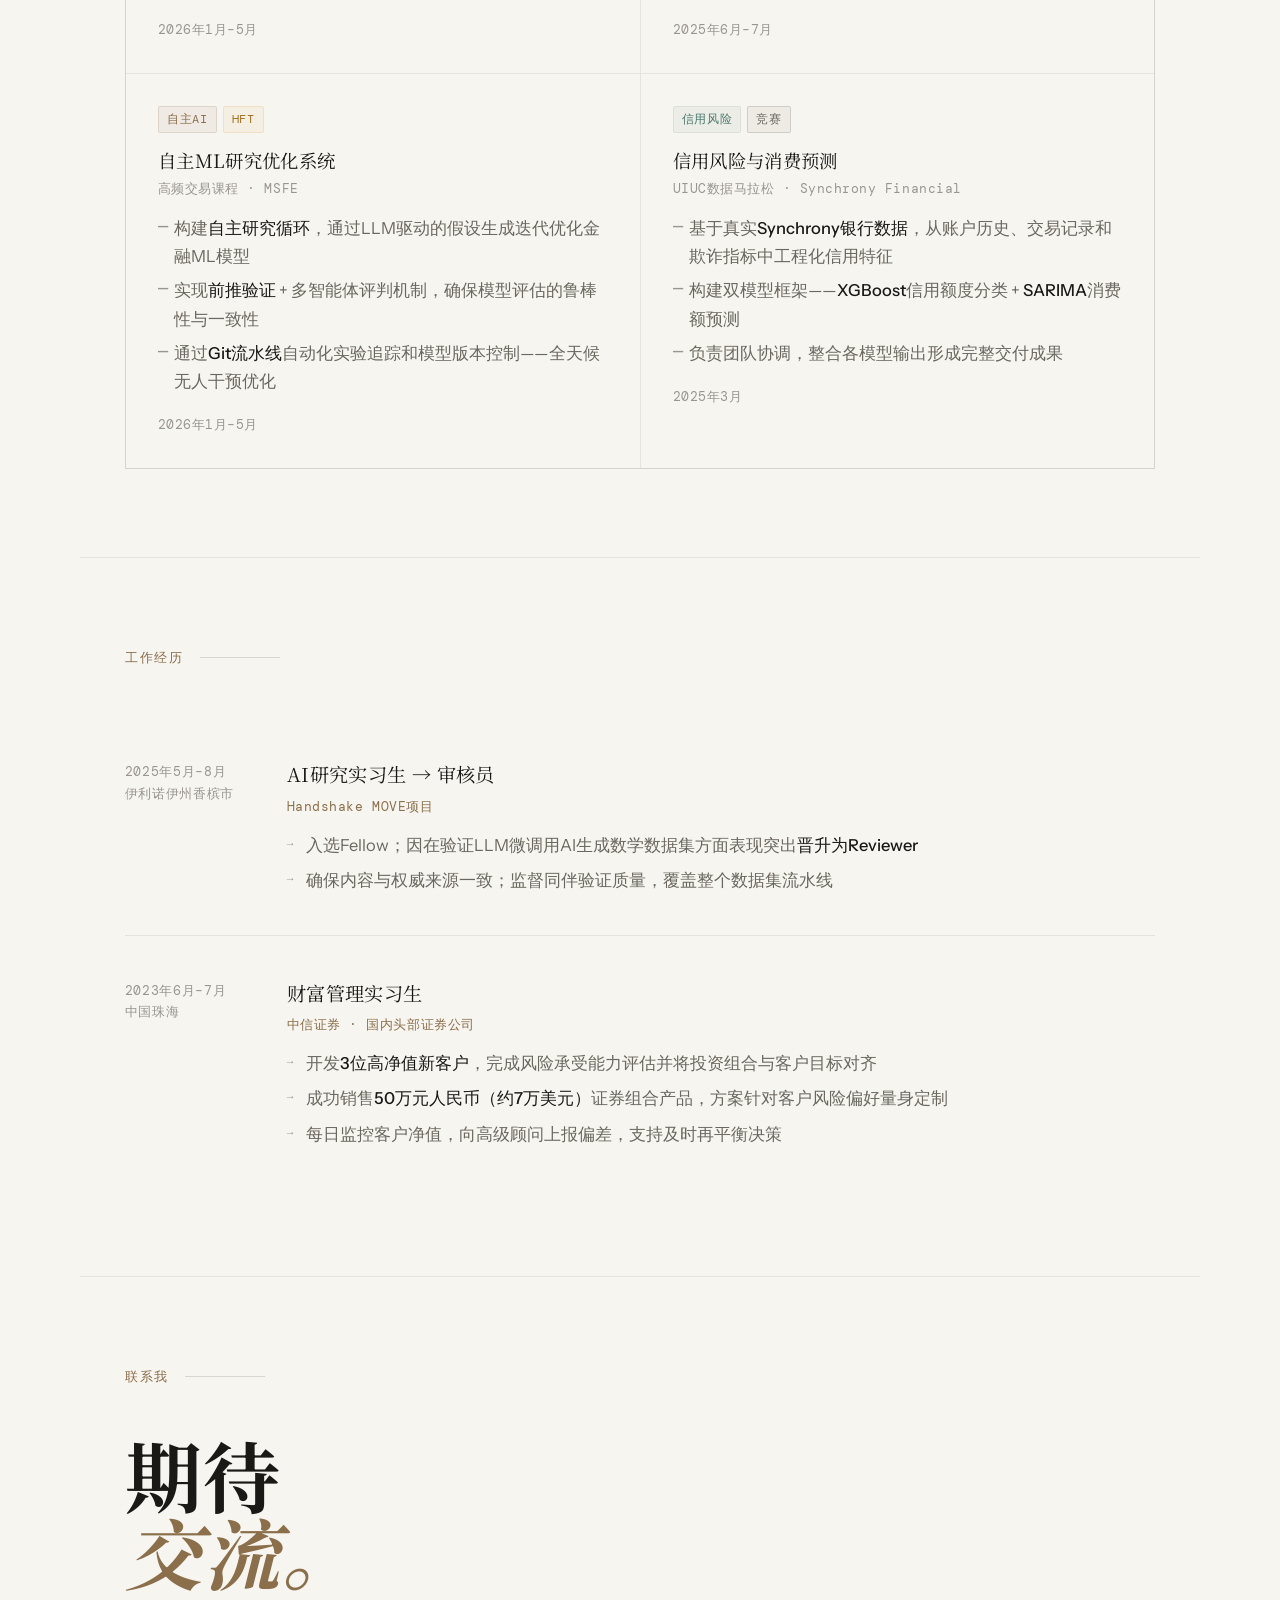
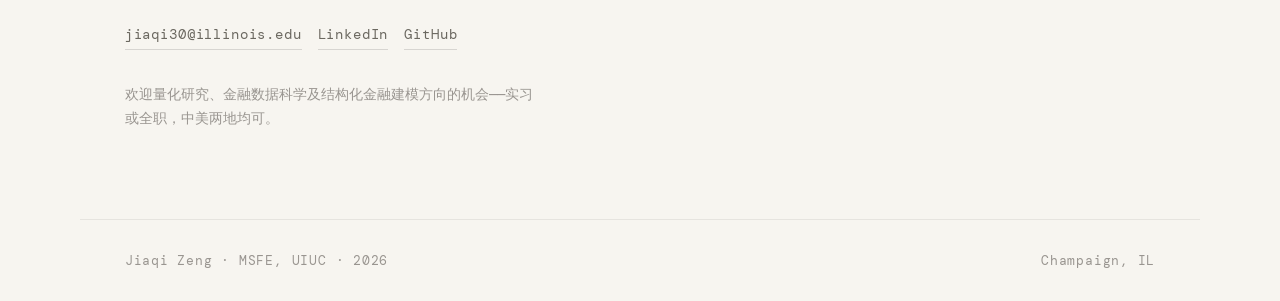
<file: index-zh.html>
<!DOCTYPE html>
<html lang="zh" data-theme="light" data-lang="zh">
<head>
<meta charset="UTF-8">
<meta name="viewport" content="width=device-width, initial-scale=1.0">
<title>Jiaqi Zeng</title>
<link rel="preconnect" href="https://fonts.googleapis.com">
<link rel="preconnect" href="https://fonts.gstatic.com" crossorigin>
<link href="https://fonts.googleapis.com/css2?family=DM+Serif+Display:ital@0;1&family=DM+Mono:wght@300;400;500&family=Instrument+Sans:wght@400;500&family=Noto+Serif+SC:wght@400;500&display=swap" rel="stylesheet">
<style>
[data-theme="dark"]{
  --bg:#161714;--bg2:#1b1d19;--bg3:#242722;--bg4:#2c2f2a;
  --border:rgba(255,255,255,0.09);--border2:rgba(255,255,255,0.16);
  --text:#efede7;--muted:#b2ada2;--muted2:#8a857a;
  --accent:#c8b89a;--accent2:#8fa89e;--gold:#d4a853;
  --nav-bg:rgba(22,23,20,0.84);
  --tag-bg:rgba(200,184,154,0.12);--tag-bd:rgba(200,184,154,0.24);
  --card:#1b1d19;--card-h:#242722;
  --grid:rgba(200,184,154,0.05);
}
[data-theme="light"]{
  --bg:#f7f5f0;--bg2:#fff;--bg3:#eeebe4;--bg4:#e5e2da;
  --border:rgba(0,0,0,0.07);--border2:rgba(0,0,0,0.13);
  --text:#1a1916;--muted:#6b6860;--muted2:#999590;
  --accent:#8a6f4a;--accent2:#4a7a70;--gold:#a07020;
  --nav-bg:rgba(247,245,240,0.92);
  --tag-bg:rgba(138,111,74,0.07);--tag-bd:rgba(138,111,74,0.18);
  --card:#f7f5f0;--card-h:#f0ede6;
  --grid:rgba(138,111,74,0.04);
}
*,*::before,*::after{box-sizing:border-box;margin:0;padding:0;}
html{scroll-behavior:smooth;}
body{
  background:var(--bg);color:var(--text);
  font-family:'Instrument Sans',sans-serif;font-size:18px;line-height:1.78;
  overflow-x:hidden;transition:background .35s,color .35s;
}
::selection{background:rgba(200,184,154,.2);}

/* NAV */
nav{
  position:fixed;top:0;left:0;right:0;z-index:200;
  height:52px;display:flex;align-items:center;justify-content:space-between;
  padding:0 clamp(1.2rem,3.8vw,2.8rem);
  background:var(--nav-bg);backdrop-filter:blur(14px);
  border-bottom:1px solid var(--border);transition:background .35s;
}
.logo{font-family:'DM Mono',monospace;font-size:15px;color:var(--accent);letter-spacing:.08em;text-decoration:none;transition:color .2s;}
.logo:hover{color:var(--text);}
.nav-links{
  display:flex;gap:2rem;list-style:none;
  position:absolute;left:50%;transform:translateX(-50%);
}
.nav-links a{font-family:'DM Mono',monospace;font-size:13px;color:var(--muted);text-decoration:none;letter-spacing:.07em;transition:color .2s;}
.nav-links a:hover{color:var(--text);}
.nav-r{display:flex;align-items:center;gap:8px;}
.pill{display:flex;align-items:center;background:var(--bg3);border:1px solid var(--border2);border-radius:100px;padding:3px;gap:2px;}
.tbtn{font-family:'DM Mono',monospace;font-size:13px;letter-spacing:.06em;padding:4px 12px;border-radius:100px;border:none;cursor:pointer;background:transparent;color:var(--muted);transition:background .2s,color .2s;}
.tbtn.on{background:var(--accent);color:var(--bg);}
.ibtn{width:32px;height:32px;border-radius:50%;display:flex;align-items:center;justify-content:center;background:var(--bg3);border:1px solid var(--border2);cursor:pointer;font-size:16px;color:var(--muted);transition:background .2s,color .2s;}
.ibtn:hover{background:var(--bg4);color:var(--text);}

/* HERO */
#hero{
  min-height:100vh;display:flex;flex-direction:column;justify-content:flex-end;
  padding:0 clamp(1.2rem,3.8vw,2.8rem) 5.5rem;
  position:relative;overflow:hidden;
  width:min(1120px,100%);margin:0 auto;
}
.hgrid{position:absolute;inset:0;pointer-events:none;background-image:linear-gradient(var(--grid) 1px,transparent 1px),linear-gradient(90deg,var(--grid) 1px,transparent 1px);background-size:64px 64px;}
.hlabel{font-family:'DM Mono',monospace;font-size:13px;color:var(--muted);letter-spacing:.13em;text-transform:uppercase;margin-bottom:1.6rem;opacity:0;animation:fu .8s .2s forwards;}
.hname{font-family:'DM Serif Display',serif;font-size:clamp(4rem,10vw,9rem);line-height:.92;letter-spacing:-.02em;color:var(--text);margin-bottom:1.6rem;opacity:0;animation:fu .8s .35s forwards;}
.hname em{font-style:italic;color:var(--accent);}
.hdesc{max-width:620px;font-size:19px;color:var(--muted);line-height:1.82;margin-bottom:2.5rem;opacity:0;animation:fu .8s .5s forwards;}
.hdesc strong{color:var(--text);font-weight:500;}
.hcta{display:flex;gap:1rem;align-items:center;opacity:0;animation:fu .8s .65s forwards;}
.bp{font-family:'DM Mono',monospace;font-size:14px;letter-spacing:.06em;padding:10px 22px;background:var(--accent);color:var(--bg);border:none;border-radius:2px;text-decoration:none;transition:opacity .2s,transform .15s;cursor:pointer;}
.bp:hover{opacity:.88;transform:translateY(-1px);}
.bg{font-family:'DM Mono',monospace;font-size:14px;letter-spacing:.06em;padding:10px 22px;background:transparent;color:var(--muted);border:1px solid var(--border2);border-radius:2px;text-decoration:none;transition:color .2s,border-color .2s;}
.bg:hover{color:var(--text);border-color:var(--muted);}
.hscroll{position:absolute;right:2.8rem;bottom:3rem;display:flex;flex-direction:column;align-items:center;gap:8px;opacity:0;animation:fu .8s 1s forwards;}
.hscroll span{font-family:'DM Mono',monospace;font-size:12px;color:var(--muted2);letter-spacing:.1em;writing-mode:vertical-rl;}
.sline{width:1px;height:44px;background:linear-gradient(to bottom,var(--muted2),transparent);animation:sp 2.2s ease-in-out infinite;}

/* SECTIONS */
section{
  padding:5.5rem clamp(1.2rem,3.8vw,2.8rem);
  border-top:1px solid var(--border);transition:border-color .35s;
  width:min(1120px,100%);margin:0 auto;
}
.slabel{font-family:'DM Mono',monospace;font-size:13px;letter-spacing:.14em;color:var(--accent);text-transform:uppercase;margin-bottom:3rem;display:flex;align-items:center;gap:1rem;}
.slabel::after{content:'';flex:1;max-width:80px;height:1px;background:var(--border2);}

/* ABOUT */
.agrid{display:grid;grid-template-columns:1fr 1fr;gap:4rem;align-items:start;}
.ah{font-family:'DM Serif Display',serif;font-size:clamp(2rem,4vw,3.2rem);line-height:1.1;margin-bottom:1.5rem;}
.ah em{font-style:italic;color:var(--accent);}
.at{color:var(--muted);line-height:1.9;font-size:18.5px;margin-bottom:1rem;}
.at strong{color:var(--text);font-weight:500;}
.ar{display:flex;flex-direction:column;gap:1.4rem;}
.ib{border-left:2px solid var(--border2);padding-left:1.2rem;}
.il{font-family:'DM Mono',monospace;font-size:13px;color:var(--muted2);letter-spacing:.08em;text-transform:uppercase;margin-bottom:.3rem;}
.iv{font-size:16px;color:var(--text);line-height:1.55;}
.sw{display:flex;flex-wrap:wrap;gap:6px;margin-top:.4rem;}
.sk{font-family:'DM Mono',monospace;font-size:13px;padding:3px 10px;background:var(--tag-bg);border:1px solid var(--tag-bd);color:var(--accent);border-radius:2px;letter-spacing:.04em;}

/* EDUCATION */
.ei{display:grid;grid-template-columns:130px 1fr;gap:2rem;padding:2rem 0;border-bottom:1px solid var(--border);}
.ei:last-child{border-bottom:none;}
.ey{font-family:'DM Mono',monospace;font-size:13px;color:var(--muted2);letter-spacing:.06em;padding-top:4px;}
.ed{font-family:'DM Serif Display',serif;font-size:1.25rem;color:var(--text);margin-bottom:.25rem;}
.es{font-size:15.5px;color:var(--muted);margin-bottom:.4rem;}
.eh{font-family:'DM Mono',monospace;font-size:13px;color:var(--gold);letter-spacing:.04em;}

/* PROJECTS */
.pgrid{display:grid;grid-template-columns:repeat(2,1fr);gap:1px;background:var(--border);border:1px solid var(--border);}
.pc{background:var(--card);padding:2rem;position:relative;overflow:hidden;transition:background .2s;cursor:default;}
.pc:hover{background:var(--card-h);}
.pc::before{content:'';position:absolute;top:0;left:0;right:0;height:2px;background:transparent;transition:background .3s;}
.pc:hover::before{background:var(--accent);}
.ptags{display:flex;gap:6px;margin-bottom:1rem;flex-wrap:wrap;}
.pt{font-family:'DM Mono',monospace;font-size:12px;letter-spacing:.06em;padding:2px 8px;border-radius:2px;text-transform:uppercase;}
.ptf{background:rgba(143,168,158,.1);color:var(--accent2);border:1px solid rgba(143,168,158,.2);}
.ptm{background:var(--tag-bg);color:var(--accent);border:1px solid var(--tag-bd);}
.ptq{background:rgba(212,168,83,.08);color:var(--gold);border:1px solid rgba(212,168,83,.2);}
.ptc{background:var(--bg3);color:var(--muted);border:1px solid var(--border2);}
.ptitle{font-family:'DM Serif Display',serif;font-size:1.15rem;color:var(--text);margin-bottom:.3rem;line-height:1.25;}
.porg{font-family:'DM Mono',monospace;font-size:13px;color:var(--muted2);margin-bottom:.85rem;letter-spacing:.04em;}
.pbl{list-style:none;display:flex;flex-direction:column;gap:.35rem;}
.pbl li{font-size:16.5px;color:var(--muted);padding-left:1rem;position:relative;line-height:1.72;}
.pbl li::before{content:'—';position:absolute;left:0;color:var(--muted2);font-family:'DM Mono',monospace;}
.pbl li strong{color:var(--text);font-weight:500;}
.pdate{font-family:'DM Mono',monospace;font-size:13px;color:var(--muted2);margin-top:1.1rem;letter-spacing:.04em;}

/* EXPERIENCE */
.xi{display:grid;grid-template-columns:130px 1fr;gap:2rem;padding:2.5rem 0;border-bottom:1px solid var(--border);}
.xi:last-child{border-bottom:none;}
.xp{font-family:'DM Mono',monospace;font-size:13px;color:var(--muted2);letter-spacing:.05em;line-height:1.65;padding-top:4px;}
.xt{font-family:'DM Serif Display',serif;font-size:1.2rem;color:var(--text);margin-bottom:.2rem;}
.xc{font-family:'DM Mono',monospace;font-size:13px;color:var(--accent);margin-bottom:.8rem;letter-spacing:.04em;}
.xbl{list-style:none;display:flex;flex-direction:column;gap:.45rem;}
.xbl li{font-size:16.5px;color:var(--muted);padding-left:1.2rem;position:relative;line-height:1.72;}
.xbl li::before{content:'→';position:absolute;left:0;color:var(--muted2);font-family:'DM Mono',monospace;font-size:11px;top:3px;}
.xbl li strong{color:var(--text);font-weight:500;}

/* CONTACT */
#contact{min-height:48vh;display:flex;flex-direction:column;justify-content:center;}
.ch{font-family:'DM Serif Display',serif;font-size:clamp(2.5rem,6vw,5rem);line-height:1;margin-bottom:2rem;}
.ch em{font-style:italic;color:var(--accent);}
.clinks{display:flex;flex-wrap:wrap;gap:1rem;margin-bottom:2rem;}
.cl{font-family:'DM Mono',monospace;font-size:14px;letter-spacing:.06em;color:var(--muted);text-decoration:none;border-bottom:1px solid var(--border2);padding-bottom:2px;transition:color .2s,border-color .2s;}
.cl:hover{color:var(--accent);border-color:var(--accent);}
.cn{font-family:'DM Mono',monospace;font-size:14px;color:var(--muted2);max-width:420px;line-height:1.75;}

/* FOOTER */
footer{
  padding:1.8rem clamp(1.2rem,3.8vw,2.8rem);
  border-top:1px solid var(--border);display:flex;justify-content:space-between;
  align-items:center;flex-wrap:wrap;gap:1rem;
  width:min(1120px,100%);margin:0 auto;
}
footer span{font-family:'DM Mono',monospace;font-size:13px;color:var(--muted2);letter-spacing:.06em;}

/* ZH FONT OVERRIDES */
[data-lang="zh"] .hname,[data-lang="zh"] .ah,[data-lang="zh"] .ed,
[data-lang="zh"] .ptitle,[data-lang="zh"] .xt,[data-lang="zh"] .ch{
  font-family:'Noto Serif SC','DM Serif Display',serif;letter-spacing:.02em;
}

/* ANIMATIONS */
@keyframes fu{from{opacity:0;transform:translateY(18px);}to{opacity:1;transform:translateY(0);}}
@keyframes sp{0%,100%{opacity:.3;}50%{opacity:1;}}
.reveal{opacity:0;transform:translateY(22px);transition:opacity .7s ease,transform .7s ease;}
.reveal.visible{opacity:1;transform:translateY(0);}

/* RESPONSIVE */
@media(max-width:768px){
  nav{padding:0 1rem;}
  .nav-links{display:none;}
  #hero,section,footer{padding-left:1rem;padding-right:1rem;width:100%;}
  #hero{padding-bottom:4rem;}
  .hscroll{display:none;}
  .agrid,.pgrid{grid-template-columns:1fr;}
  .ei,.xi{grid-template-columns:1fr;gap:.4rem;}
}
</style>
</head>
<body>

<nav>
  <a href="#hero" class="logo">JZ</a>
  <ul class="nav-links">
    <li><a href="#about"      data-en="About"      data-zh="关于">关于</a></li>
    <li><a href="#education"  data-en="Education"  data-zh="教育">教育</a></li>
    <li><a href="#projects"   data-en="Projects"   data-zh="项目">项目</a></li>
    <li><a href="#experience" data-en="Experience" data-zh="经历">经历</a></li>
    <li><a href="#contact"    data-en="Contact"    data-zh="联系">联系</a></li>
  </ul>
  <div class="nav-r">
    <div class="pill">
      <button class="tbtn" id="ben" onclick="window.location.href='index-en.html'">EN</button>
      <button class="tbtn on" id="bzh">中文</button>
    </div>
    <button class="ibtn" id="tibtn" onclick="toggleTheme()">☾</button>
  </div>
</nav>

<!-- HERO -->
<section id="hero">
  <div class="hgrid"></div>
  <p class="hlabel"
     data-en="Financial Engineering · Quantitative Modeling · Machine Learning"
     data-zh="金融工程 · 量化建模 · 机器学习">
    Financial Engineering · Quantitative Modeling · Machine Learning
  </p>
  <h1 class="hname"><em>曾嘉琪</em></h1>
  <p class="hdesc"
     data-en="M.S. Financial Engineering student at <strong>UIUC</strong>, building at the intersection of mathematics, machine learning, and financial markets. From derivatives pricing and structured credit to LLM-powered market intelligence — I work where the math meets the model."
     data-zh="<strong>伊利诺伊大学香槟分校</strong>金融工程硕士在读，专注于数学、机器学习与金融市场的交叉领域。研究方向涵盖衍生品定价、结构化信贷建模到基于大语言模型的市场情报系统——在数学推导与模型落地之间寻找最优解。">
    M.S. Financial Engineering student at <strong>UIUC</strong>, building at the intersection of mathematics, machine learning, and financial markets. From derivatives pricing and structured credit to LLM-powered market intelligence — I work where the math meets the model.
  </p>
  <div class="hcta">
    <a href="#projects" class="bp" data-en="View projects" data-zh="查看项目">View projects</a>
    <a href="mailto:jiaqi30@illinois.edu" class="bg" data-en="Get in touch" data-zh="联系我">Get in touch</a>
  </div>
  <div class="hscroll">
    <div class="sline"></div>
    <span data-en="scroll" data-zh="滚动">scroll</span>
  </div>
</section>

<!-- ABOUT -->
<section id="about">
  <p class="slabel" data-en="About" data-zh="关于我">About</p>
  <div class="agrid">
    <div class="reveal">
      <h2 class="ah"
          data-en="Math-first.<br><em>Markets-focused.</em>"
          data-zh="数学为本，<br><em>市场为向。</em>">
        Math-first.<br><em>Markets-focused.</em>
      </h2>
      <p class="at"
         data-en="I'm a financial engineering student with a background in pure mathematics — <strong>B.S. from UIUC</strong> and <strong>M.S. from Rutgers</strong> — currently in the <strong>MSFE program at UIUC</strong> (graduating Dec 2026)."
         data-zh="金融工程在读学生，数学背景扎实——<strong>伊利诺伊大学香槟分校数学学士</strong>、<strong>罗格斯大学数学硕士</strong>，目前就读于<strong>UIUC金融工程硕士项目</strong>（预计2026年12月毕业）。">
        I'm a financial engineering student with a background in pure mathematics — <strong>B.S. from UIUC</strong> and <strong>M.S. from Rutgers</strong> — currently in the <strong>MSFE program at UIUC</strong> (graduating Dec 2026).
      </p>
      <p class="at"
         data-en="My work spans the full stack of quantitative finance: calibrating stochastic volatility models, engineering credit features on real banking data, building end-to-end ML pipelines, and deploying LLM systems for market signal extraction."
         data-zh="研究方向覆盖量化金融全栈：随机波动率模型校准、真实银行数据的信用特征工程、端到端ML流水线构建，以及用于市场信号提取的大语言模型系统部署。">
        My work spans the full stack of quantitative finance: calibrating stochastic volatility models, engineering credit features on real banking data, building end-to-end ML pipelines, and deploying LLM systems for market signal extraction.
      </p>
      <p class="at"
         data-en="Actively seeking <strong>internship and full-time roles</strong> in quant research, financial data science, and structured finance modeling — US and China markets."
         data-zh="正积极寻找量化研究、金融数据科学及结构化金融建模方向的<strong>实习或全职机会</strong>，中美两地均考虑。">
        Actively seeking <strong>internship and full-time roles</strong> in quant research, financial data science, and structured finance modeling — US and China markets.
      </p>
    </div>
    <div class="ar reveal">
      <div class="ib">
        <div class="il" data-en="Location" data-zh="所在地">Location</div>
        <div class="iv" data-en="Champaign, IL — open to relocation" data-zh="伊利诺伊州香槟市，接受外地机会">Champaign, IL — open to relocation</div>
      </div>
      <div class="ib">
        <div class="il" data-en="Target roles" data-zh="目标方向">Target roles</div>
        <div class="iv" data-en="Quant Research · Financial Data Science · Structured Finance Modeling" data-zh="量化研究 · 金融数据科学 · 结构化金融建模">Quant Research · Financial Data Science · Structured Finance Modeling</div>
      </div>
      <div class="ib">
        <div class="il" data-en="Languages" data-zh="语言能力">Languages</div>
        <div class="iv" data-en="Chinese (native) · English (advanced) · Japanese (basic)" data-zh="中文（母语）· 英语（流利）· 日语（基础）">Chinese (native) · English (advanced) · Japanese (basic)</div>
      </div>
      <div class="ib">
        <div class="il" data-en="Technical skills" data-zh="技术栈">Technical skills</div>
        <div class="sw">
          <span class="sk">Python</span><span class="sk">C++</span><span class="sk">R</span>
          <span class="sk">SQL</span><span class="sk">Java</span><span class="sk">PyTorch</span>
          <span class="sk">XGBoost</span><span class="sk">LangGraph</span>
          <span class="sk">FastAPI</span><span class="sk">Git</span>
        </div>
      </div>
    </div>
  </div>
</section>

<!-- EDUCATION -->
<section id="education">
  <p class="slabel" data-en="Education" data-zh="教育背景">Education</p>
  <div class="ei reveal">
    <div class="ey">2025 – 2026</div>
    <div>
      <div class="ed" data-en="M.S. Financial Engineering" data-zh="金融工程硕士">M.S. Financial Engineering</div>
      <div class="es" data-en="University of Illinois Urbana-Champaign · Champaign, IL" data-zh="伊利诺伊大学香槟分校 · 伊利诺伊州香槟市">University of Illinois Urbana-Champaign · Champaign, IL</div>
    </div>
  </div>
  <div class="ei reveal">
    <div class="ey">2023 – 2025</div>
    <div>
      <div class="ed" data-en="B.S. Mathematics" data-zh="数学学士">B.S. Mathematics</div>
      <div class="es" data-en="University of Illinois Urbana-Champaign · Champaign, IL" data-zh="伊利诺伊大学香槟分校 · 伊利诺伊州香槟市">University of Illinois Urbana-Champaign · Champaign, IL</div>
      <div class="eh" data-en="Dean's List — Spring 2024" data-zh="院长奖学金名单 — 2024年春">Dean's List — Spring 2024</div>
    </div>
  </div>
  <div class="ei reveal">
    <div class="ey">2021 – 2023</div>
    <div>
      <div class="ed" data-en="M.S. Mathematics" data-zh="数学硕士">M.S. Mathematics</div>
      <div class="es" data-en="Rutgers, The State University of New Jersey · New Brunswick, NJ" data-zh="罗格斯大学 · 新泽西州新不伦瑞克市">Rutgers, The State University of New Jersey · New Brunswick, NJ</div>
      <div class="eh" data-en="Dean's List — Fall 2021" data-zh="院长奖学金名单 — 2021年秋">Dean's List — Fall 2021</div>
    </div>
  </div>
</section>

<!-- PROJECTS -->
<section id="projects">
  <p class="slabel" data-en="Selected projects" data-zh="精选项目">Selected projects</p>
  <div class="pgrid">

    <div class="pc reveal">
      <div class="ptags">
        <span class="pt ptf" data-en="Structured Finance" data-zh="结构化金融">Structured Finance</span>
        <span class="pt ptm">ML</span>
      </div>
      <div class="ptitle" data-en="CMBS Prepayment Modeling" data-zh="CMBS提前还款建模">CMBS Prepayment Modeling</div>
      <div class="porg" data-en="Capital One · MSFE Practicum" data-zh="Capital One · MSFE实践项目">Capital One · MSFE Practicum</div>
      <ul class="pbl">
        <li data-en="Built dual-model framework — <strong>logistic regression</strong> + <strong>XGBoost</strong> — to forecast CMBS prepayment behavior" data-zh="构建双模型框架——<strong>逻辑回归</strong>基准 + <strong>XGBoost</strong>分类器，预测CMBS提前还款行为">Built dual-model framework — <strong>logistic regression</strong> + <strong>XGBoost</strong> — to forecast CMBS prepayment behavior</li>
        <li data-en="Engineered loan-level &amp; macroeconomic features; achieved <strong>~80% out-of-sample accuracy</strong> via walk-forward validation" data-zh="工程化贷款层级及宏观经济特征；通过前推验证实现<strong>约80%样本外准确率</strong>">Engineered loan-level &amp; macroeconomic features; achieved <strong>~80% out-of-sample accuracy</strong> via walk-forward validation</li>
        <li data-en="Benchmarked statistical vs. ML approaches on robustness and interpretability for real-world credit risk" data-zh="对比统计与ML方法在鲁棒性和可解释性方面的表现，服务实际信用风险管理">Benchmarked statistical vs. ML approaches on robustness and interpretability for real-world credit risk</li>
      </ul>
      <div class="pdate" data-en="Jan – May 2026" data-zh="2026年1月–5月">Jan – May 2026</div>
    </div>

    <div class="pc reveal">
      <div class="ptags">
        <span class="pt ptq" data-en="Derivatives" data-zh="衍生品">Derivatives</span>
        <span class="pt ptm" data-en="Neural Networks" data-zh="神经网络">Neural Networks</span>
      </div>
      <div class="ptitle" data-en="Neural Network Option Pricing" data-zh="神经网络期权定价">Neural Network Option Pricing</div>
      <div class="porg" data-en="ML in Finance Lab · MSFE Final Project" data-zh="金融机器学习课 · MSFE期末项目">ML in Finance Lab · MSFE Final Project</div>
      <ul class="pbl">
        <li data-en="Developed <strong>feedforward NN surrogates</strong> to price American puts under Black–Scholes and Heston stochastic volatility" data-zh="构建<strong>前馈神经网络代理模型</strong>，在Black–Scholes和Heston随机波动率下对美式看跌期权定价">Developed <strong>feedforward NN surrogates</strong> to price American puts under Black–Scholes and Heston stochastic volatility</li>
        <li data-en="Calibrated Heston SV and SVI implied vol surfaces; derived local vol via the <strong>Dupire framework</strong>" data-zh="校准Heston随机波动率及SVI隐含波动率曲面；通过<strong>Dupire框架</strong>推导局部波动率">Calibrated Heston SV and SVI implied vol surfaces; derived local vol via the <strong>Dupire framework</strong></li>
        <li data-en="Achieved pricing <strong>MAE 0.084</strong> (BS) and <strong>0.145</strong> (Heston) — fast inference replacing costly PDE solvers" data-zh="定价<strong>MAE 0.084</strong>（BS）和<strong>0.145</strong>（Heston）——高效推理替代计算密集型PDE求解器">Achieved pricing <strong>MAE 0.084</strong> (BS) and <strong>0.145</strong> (Heston) — fast inference replacing costly PDE solvers</li>
      </ul>
      <div class="pdate" data-en="Oct – Dec 2025" data-zh="2025年10月–12月">Oct – Dec 2025</div>
    </div>

    <div class="pc reveal">
      <div class="ptags">
        <span class="pt ptm">LLM</span>
        <span class="pt ptf" data-en="Market Intelligence" data-zh="市场情报">Market Intelligence</span>
      </div>
      <div class="ptitle" data-en="LLM Financial News Pipeline" data-zh="大语言模型金融新闻系统">LLM Financial News Pipeline</div>
      <div class="porg" data-en="Financial Engineering Club" data-zh="金融工程俱乐部">Financial Engineering Club</div>
      <ul class="pbl">
        <li data-en="Architected <strong>multi-agent pipeline</strong> with LangGraph + LLMs to surface actionable signals from real-time news" data-zh="基于LangGraph和大语言模型构建<strong>多智能体流水线</strong>，从实时新闻中提取可操作的市场信号">Architected <strong>multi-agent pipeline</strong> with LangGraph + LLMs to surface actionable signals from real-time news</li>
        <li data-en="Integrated <strong>FinBERT pre-screening</strong> and semantic deduplication to filter noise and prioritize high-impact events" data-zh="集成<strong>FinBERT预筛选</strong>和语义去重，过滤噪音，优先推送高影响力事件">Integrated <strong>FinBERT pre-screening</strong> and semantic deduplication to filter noise and prioritize high-impact events</li>
        <li data-en="Deployed full-stack system — <strong>FastAPI + Streamlit</strong> + multi-channel alerts — for 24/7 monitoring" data-zh="部署全栈系统——<strong>FastAPI + Streamlit</strong> + 多渠道告警，实现全天候市场监控">Deployed full-stack system — <strong>FastAPI + Streamlit</strong> + multi-channel alerts — for 24/7 monitoring</li>
      </ul>
      <div class="pdate" data-en="Jan – May 2026" data-zh="2026年1月–5月">Jan – May 2026</div>
    </div>

    <div class="pc reveal">
      <div class="ptags">
        <span class="pt ptq" data-en="Time Series" data-zh="时间序列">Time Series</span>
        <span class="pt ptc" data-en="Competition" data-zh="竞赛">Competition</span>
      </div>
      <div class="ptitle" data-en="DRW Crypto Forecasting" data-zh="DRW加密货币预测竞赛">DRW Crypto Forecasting</div>
      <div class="porg" data-en="DRW · Kaggle Competition" data-zh="DRW · Kaggle竞赛">DRW · Kaggle Competition</div>
      <ul class="pbl">
        <li data-en="Led 5-member team in <strong>DRW-hosted Kaggle competition</strong> on minute-level crypto price forecasting" data-zh="带领5人团队参加<strong>DRW主办Kaggle竞赛</strong>，进行分钟级加密货币价格预测">Led 5-member team in <strong>DRW-hosted Kaggle competition</strong> on minute-level crypto price forecasting</li>
        <li data-en="Designed <strong>LSTM + XGBoost ensemble</strong> on 525K-row, 786-feature dataset across multiple assets" data-zh="在52.5万行、786特征的多资产数据集上设计<strong>LSTM + XGBoost集成模型</strong>">Designed <strong>LSTM + XGBoost ensemble</strong> on 525K-row, 786-feature dataset across multiple assets</li>
        <li data-en="Built end-to-end pipeline: API ingestion → mutual information <strong>feature selection</strong> → model training" data-zh="构建端到端流水线：API数据采集 → 互信息<strong>特征筛选</strong> → 模型训练">Built end-to-end pipeline: API ingestion → mutual information <strong>feature selection</strong> → model training</li>
      </ul>
      <div class="pdate" data-en="Jun – Jul 2025" data-zh="2025年6月–7月">Jun – Jul 2025</div>
    </div>

    <div class="pc reveal">
      <div class="ptags">
        <span class="pt ptm" data-en="Autonomous AI" data-zh="自主AI">Autonomous AI</span>
        <span class="pt ptq">HFT</span>
      </div>
      <div class="ptitle" data-en="Autonomous ML Research System" data-zh="自主ML研究优化系统">Autonomous ML Research System</div>
      <div class="porg" data-en="High Frequency Trading Course · MSFE" data-zh="高频交易课程 · MSFE">High Frequency Trading Course · MSFE</div>
      <ul class="pbl">
        <li data-en="Built <strong>autonomous research loop</strong> using LLM-driven hypothesis generation to iteratively improve financial ML models" data-zh="构建<strong>自主研究循环</strong>，通过LLM驱动的假设生成迭代优化金融ML模型">Built <strong>autonomous research loop</strong> using LLM-driven hypothesis generation to iteratively improve financial ML models</li>
        <li data-en="Implemented <strong>walk-forward validation</strong> + multi-agent judging for robust, consistent evaluation" data-zh="实现<strong>前推验证</strong> + 多智能体评判机制，确保模型评估的鲁棒性与一致性">Implemented <strong>walk-forward validation</strong> + multi-agent judging for robust, consistent evaluation</li>
        <li data-en="Automated experiment tracking and model versioning via <strong>Git-based pipeline</strong> — 24/7 optimization" data-zh="通过<strong>Git流水线</strong>自动化实验追踪和模型版本控制——全天候无人干预优化">Automated experiment tracking and model versioning via <strong>Git-based pipeline</strong> — 24/7 optimization</li>
      </ul>
      <div class="pdate" data-en="Jan – May 2026" data-zh="2026年1月–5月">Jan – May 2026</div>
    </div>

    <div class="pc reveal">
      <div class="ptags">
        <span class="pt ptf" data-en="Credit Risk" data-zh="信用风险">Credit Risk</span>
        <span class="pt ptc" data-en="Competition" data-zh="竞赛">Competition</span>
      </div>
      <div class="ptitle" data-en="Credit Risk &amp; Spending Forecasting" data-zh="信用风险与消费预测">Credit Risk &amp; Spending Forecasting</div>
      <div class="porg" data-en="UIUC Datathon · Synchrony Financial" data-zh="UIUC数据马拉松 · Synchrony Financial">UIUC Datathon · Synchrony Financial</div>
      <ul class="pbl">
        <li data-en="Engineered credit features from account history, transactions, and fraud indicators on real <strong>Synchrony banking data</strong>" data-zh="基于真实<strong>Synchrony银行数据</strong>，从账户历史、交易记录和欺诈指标中工程化信用特征">Engineered credit features from account history, transactions, and fraud indicators on real <strong>Synchrony banking data</strong></li>
        <li data-en="Built dual-model framework — <strong>XGBoost</strong> for credit line classification + <strong>SARIMA</strong> for spending projections" data-zh="构建双模型框架——<strong>XGBoost</strong>信用额度分类 + <strong>SARIMA</strong>消费额预测">Built dual-model framework — <strong>XGBoost</strong> for credit line classification + <strong>SARIMA</strong> for spending projections</li>
        <li data-en="Led team coordination and final integration of models into a coherent deliverable" data-zh="负责团队协调，整合各模型输出形成完整交付成果">Led team coordination and final integration of models into a coherent deliverable</li>
      </ul>
      <div class="pdate" data-en="Mar 2025" data-zh="2025年3月">Mar 2025</div>
    </div>

  </div>
</section>

<!-- EXPERIENCE -->
<section id="experience">
  <p class="slabel" data-en="Experience" data-zh="工作经历">Experience</p>

  <div class="xi reveal">
    <div class="xp" data-en="May – Aug 2025&#10;Champaign, IL" data-zh="2025年5月–8月&#10;伊利诺伊州香槟市">May – Aug 2025<br>Champaign, IL</div>
    <div>
      <div class="xt" data-en="AI Research Intern → Reviewer" data-zh="AI研究实习生 → 审核员">AI Research Intern → Reviewer</div>
      <div class="xc" data-en="Handshake MOVE Project" data-zh="Handshake MOVE项目">Handshake MOVE Project</div>
      <ul class="xbl">
        <li data-en="Selected as Fellow; <strong>promoted to Reviewer</strong> for validating AI-generated math datasets for LLM fine-tuning" data-zh="入选Fellow；因在验证LLM微调用AI生成数学数据集方面表现突出<strong>晋升为Reviewer</strong>">Selected as Fellow; <strong>promoted to Reviewer</strong> for validating AI-generated math datasets for LLM fine-tuning</li>
        <li data-en="Ensured accuracy against official sources; oversaw peers' validation quality across the dataset pipeline" data-zh="确保内容与权威来源一致；监督同伴验证质量，覆盖整个数据集流水线">Ensured accuracy against official sources; oversaw peers' validation quality across the dataset pipeline</li>
      </ul>
    </div>
  </div>

  <div class="xi reveal">
    <div class="xp" data-en="Jun – Jul 2023&#10;Zhuhai, China" data-zh="2023年6月–7月&#10;中国珠海">Jun – Jul 2023<br>Zhuhai, China</div>
    <div>
      <div class="xt" data-en="Wealth Management Intern" data-zh="财富管理实习生">Wealth Management Intern</div>
      <div class="xc" data-en="CITIC Securities · Top-5 Chinese securities firm" data-zh="中信证券 · 国内头部证券公司">CITIC Securities · Top-5 Chinese securities firm</div>
      <ul class="xbl">
        <li data-en="Onboarded <strong>3 new HNW clients</strong>, conducting risk-tolerance assessments and aligning portfolios to investment objectives" data-zh="开发<strong>3位高净值新客户</strong>，完成风险承受能力评估并将投资组合与客户目标对齐">Onboarded <strong>3 new HNW clients</strong>, conducting risk-tolerance assessments and aligning portfolios to investment objectives</li>
        <li data-en="Pitched and closed a <strong>RMB 500,000 (≈ USD 70K)</strong> securities portfolio product tailored to client risk profile" data-zh="成功销售<strong>50万元人民币（约7万美元）</strong>证券组合产品，方案针对客户风险偏好量身定制">Pitched and closed a <strong>RMB 500,000 (≈ USD 70K)</strong> securities portfolio product tailored to client risk profile</li>
        <li data-en="Monitored client NAVs daily; flagged deviations to senior advisors to support timely rebalancing decisions" data-zh="每日监控客户净值，向高级顾问上报偏差，支持及时再平衡决策">Monitored client NAVs daily; flagged deviations to senior advisors to support timely rebalancing decisions</li>
      </ul>
    </div>
  </div>
</section>

<!-- CONTACT -->
<section id="contact">
  <p class="slabel" data-en="Contact" data-zh="联系我">Contact</p>
  <h2 class="ch reveal"
      data-en="Let's<br><em>connect.</em>"
      data-zh="期待<br><em>交流。</em>">
    Let's<br><em>connect.</em>
  </h2>
  <div class="clinks reveal">
    <a href="mailto:jiaqi30@illinois.edu" class="cl">jiaqi30@illinois.edu</a>
    <a href="http://www.linkedin.com/in/jiaqi-zeng-a7482432b" target="_blank" class="cl">LinkedIn</a>
    <a href="https://github.com/Jekieee" target="_blank" class="cl">GitHub</a>
  </div>
  <p class="cn reveal"
     data-en="Open to quant research, financial data science, and structured finance roles — internship or full-time, US or China markets."
     data-zh="欢迎量化研究、金融数据科学及结构化金融建模方向的机会——实习或全职，中美两地均可。">
    Open to quant research, financial data science, and structured finance roles — internship or full-time, US or China markets.
  </p>
</section>

<footer>
  <span>Jiaqi Zeng · MSFE, UIUC · 2026</span>
  <span>Champaign, IL</span>
</footer>

<script>
function setLang(lang) {
  document.documentElement.setAttribute('data-lang', lang);
  document.getElementById('ben').classList.toggle('on', lang==='en');
  document.getElementById('bzh').classList.toggle('on', lang==='zh');
  const key = 'data-' + lang;
  document.querySelectorAll('[data-en]').forEach(el => {
    const v = el.getAttribute(key);
    if (!v) return;
    const tag = el.tagName;
    const cls = el.classList;
    if (tag==='H1'||tag==='H2'||cls.contains('hdesc')||cls.contains('at')||tag==='LI') {
      el.innerHTML = v;
    } else {
      el.textContent = v;
    }
  });
  // fix period line breaks stored as \n
  document.querySelectorAll('.xp[data-' + lang + ']').forEach(el => {
    el.innerHTML = el.getAttribute('data-' + lang).replace(/\n/g, '<br>');
  });
}

function toggleTheme() {
  const html = document.documentElement;
  const dark = html.getAttribute('data-theme') === 'dark';
  html.setAttribute('data-theme', dark ? 'light' : 'dark');
  document.getElementById('tibtn').textContent = dark ? '☾' : '☀';
}

const obs = new IntersectionObserver(entries => {
  entries.forEach((e, i) => {
    if (e.isIntersecting) {
      setTimeout(() => e.target.classList.add('visible'), i * 70);
      obs.unobserve(e.target);
    }
  });
}, { threshold: 0.08 });
document.querySelectorAll('.reveal').forEach(el => obs.observe(el));
setLang('zh');
</script>
</body>
</html>
</file>
